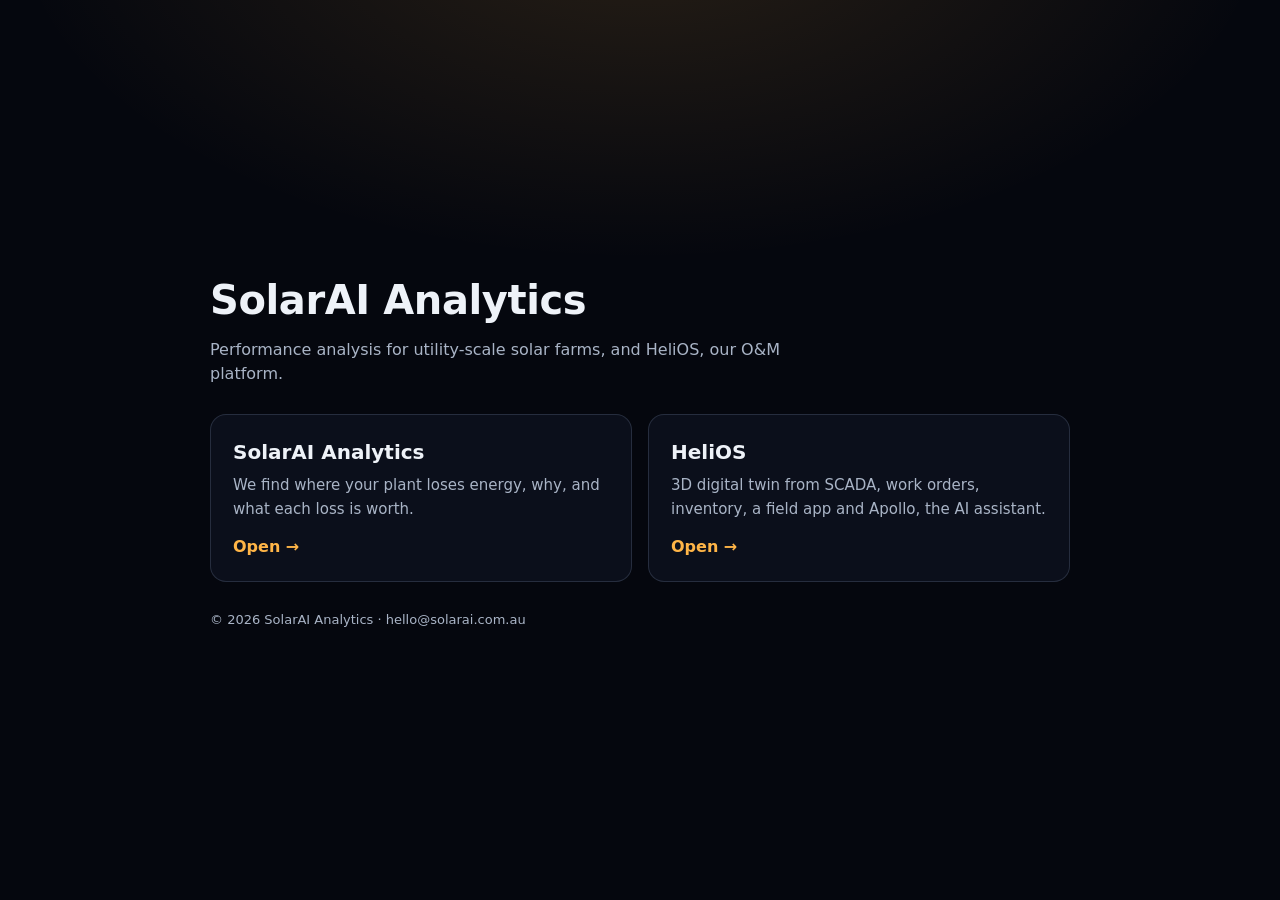
<file: index.html>
<!doctype html>
<html lang="en">
<head>
<meta charset="utf-8">
<meta name="viewport" content="width=device-width, initial-scale=1">
<title>SolarAI Analytics · HeliOS</title>
<meta name="description" content="SolarAI Analytics: performance analysis for solar farms, and HeliOS, the O&amp;M platform with a 3D digital twin and an AI assistant.">
<meta name="theme-color" content="#05070e">
<style>
  :root { --bg: #05070e; --ink: #eef2f8; --ink-2: #a9b4c6; --line: rgba(180, 200, 240, .16); --sun: #ffb547; --card: rgba(14, 20, 34, .72); }
  * { box-sizing: border-box; }
  body { margin: 0; min-height: 100vh; display: grid; place-items: center; padding: 32px 16px; background: radial-gradient(900px 500px at 50% -10%, rgba(255, 181, 71, .14), transparent 70%), var(--bg); color: var(--ink); font: 16px/1.5 system-ui, "Segoe UI", sans-serif; }
  main { width: min(860px, 100%); }
  h1 { font-size: clamp(26px, 5vw, 40px); margin: 0 0 8px; letter-spacing: -.01em; }
  p.lede { color: var(--ink-2); margin: 0 0 28px; max-width: 60ch; }
  .grid { display: grid; grid-template-columns: repeat(auto-fit, minmax(260px, 1fr)); gap: 16px; }
  a.card { display: block; padding: 22px; border: 1px solid var(--line); border-radius: 16px; background: var(--card); color: inherit; text-decoration: none; transition: border-color .2s, transform .2s; }
  a.card:hover, a.card:focus-visible { border-color: rgba(255, 181, 71, .55); transform: translateY(-2px); outline: none; }
  a.card b { display: block; font-size: 20px; margin-bottom: 6px; }
  a.card span { color: var(--ink-2); font-size: 15px; }
  a.card em { display: inline-block; margin-top: 14px; color: var(--sun); font-style: normal; font-weight: 600; }
  footer { margin-top: 28px; color: var(--ink-2); font-size: 13px; }
</style>
</head>
<body>
<main>
  <h1>SolarAI Analytics</h1>
  <p class="lede">Performance analysis for utility-scale solar farms, and HeliOS, our O&amp;M platform.</p>
  <div class="grid">
    <a class="card" href="solar-ai/"><b>SolarAI Analytics</b><span>We find where your plant loses energy, why, and what each loss is worth.</span><br><em>Open →</em></a>
    <a class="card" href="helios/"><b>HeliOS</b><span>3D digital twin from SCADA, work orders, inventory, a field app and Apollo, the AI assistant.</span><br><em>Open →</em></a>
  </div>
  <footer>© 2026 SolarAI Analytics · hello@solarai.com.au</footer>
</main>
</body>
</html>
</file>
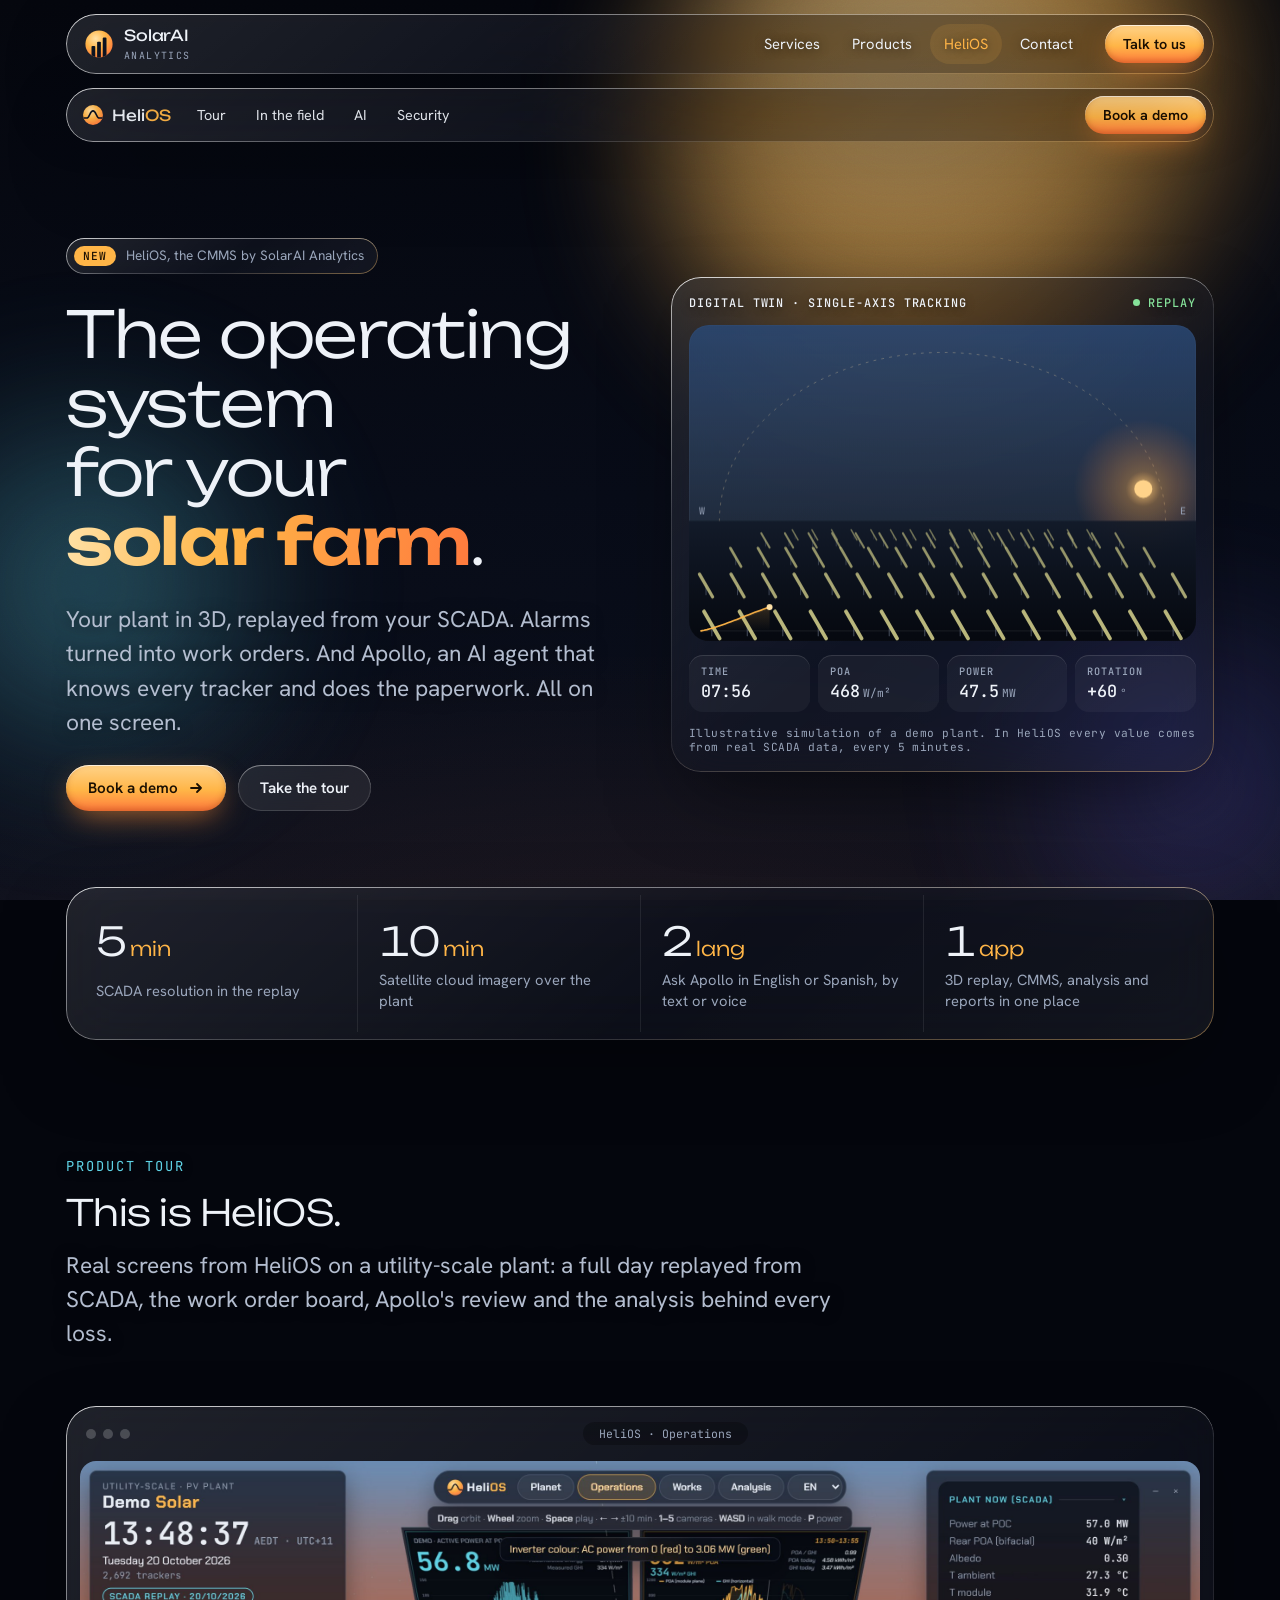
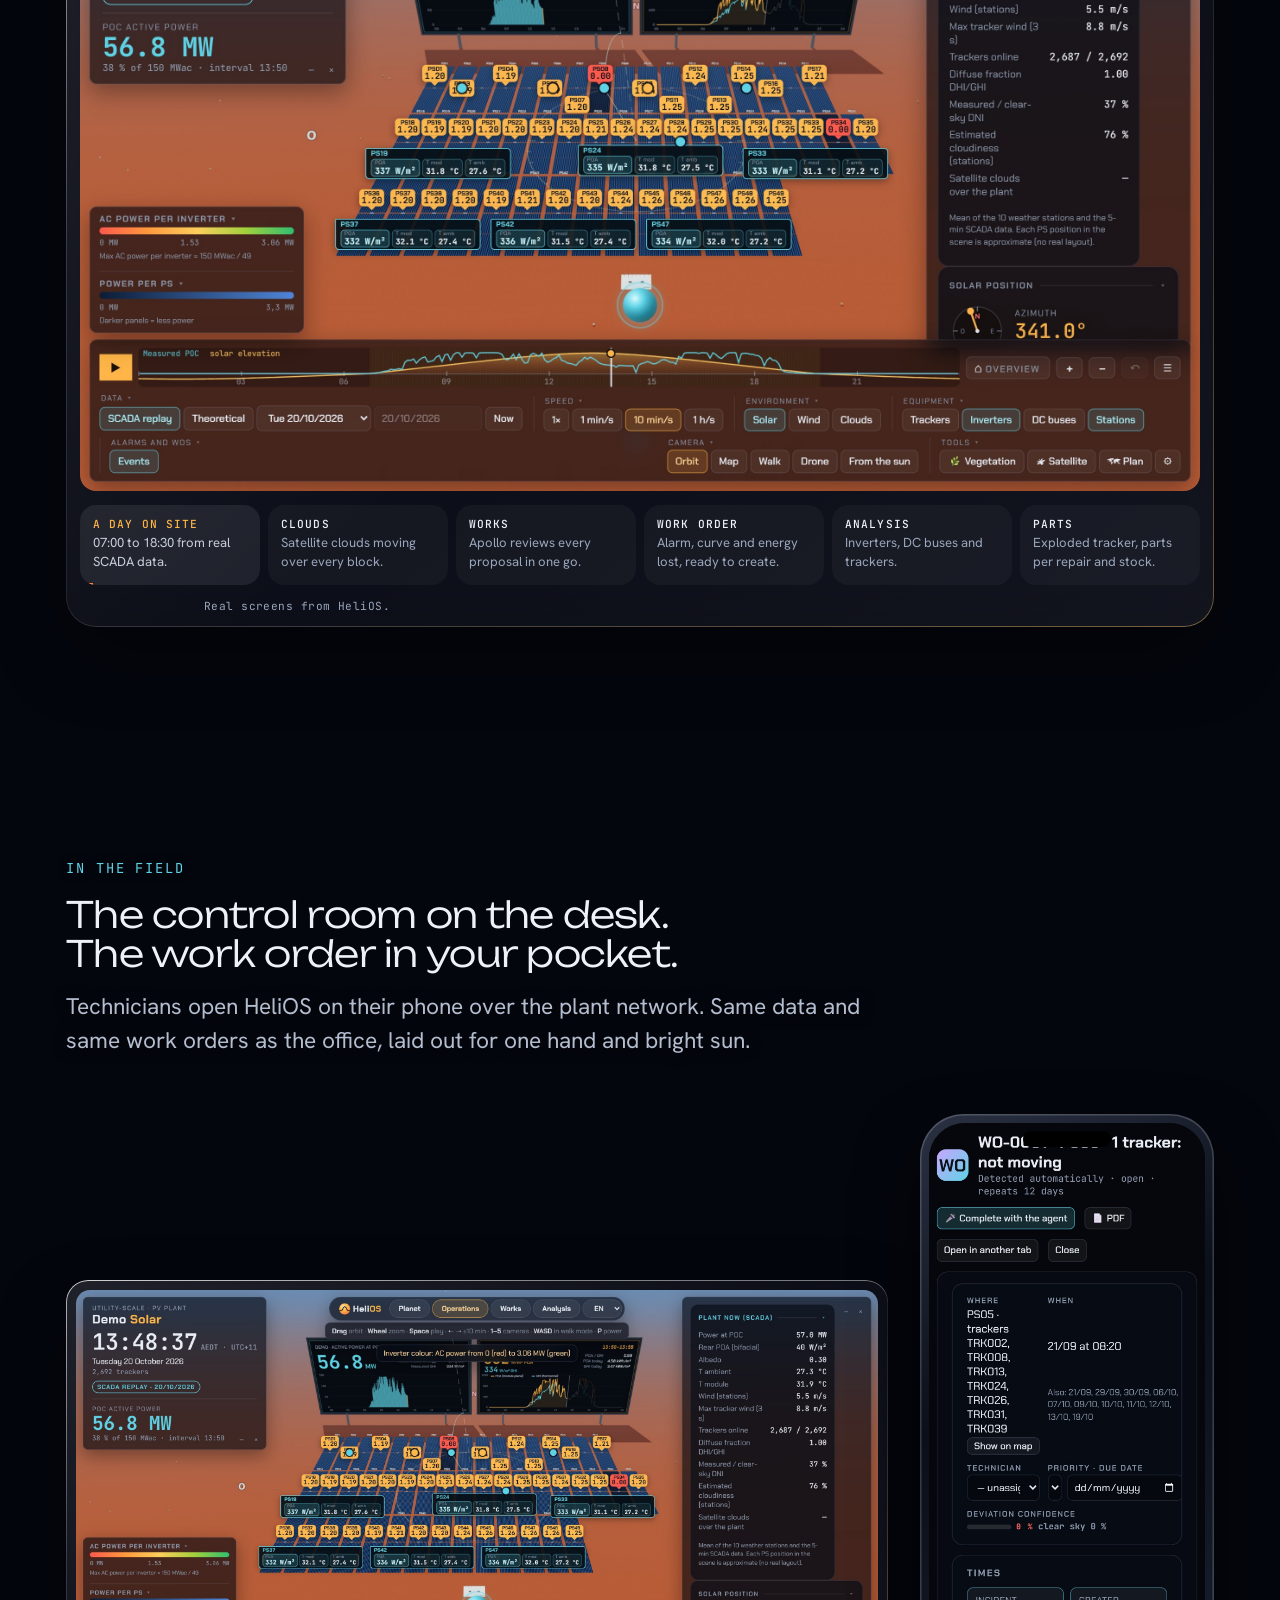
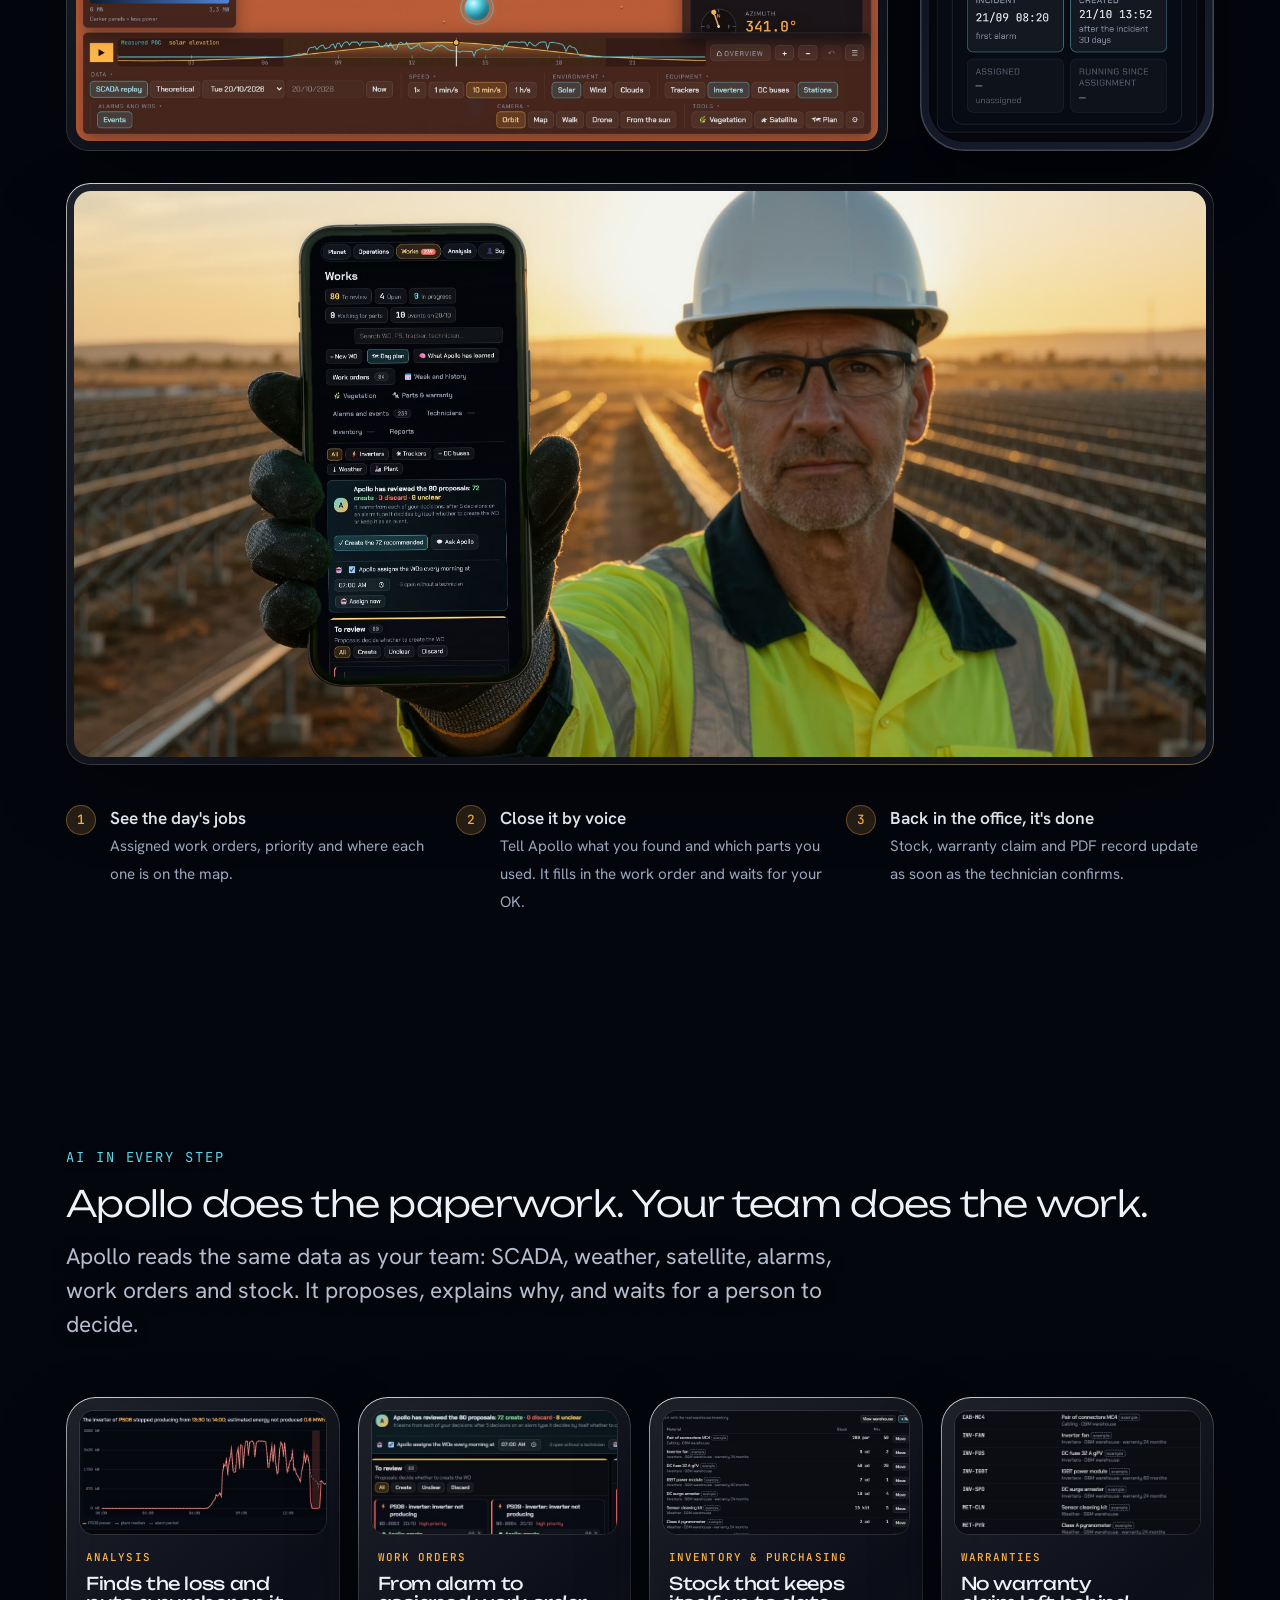
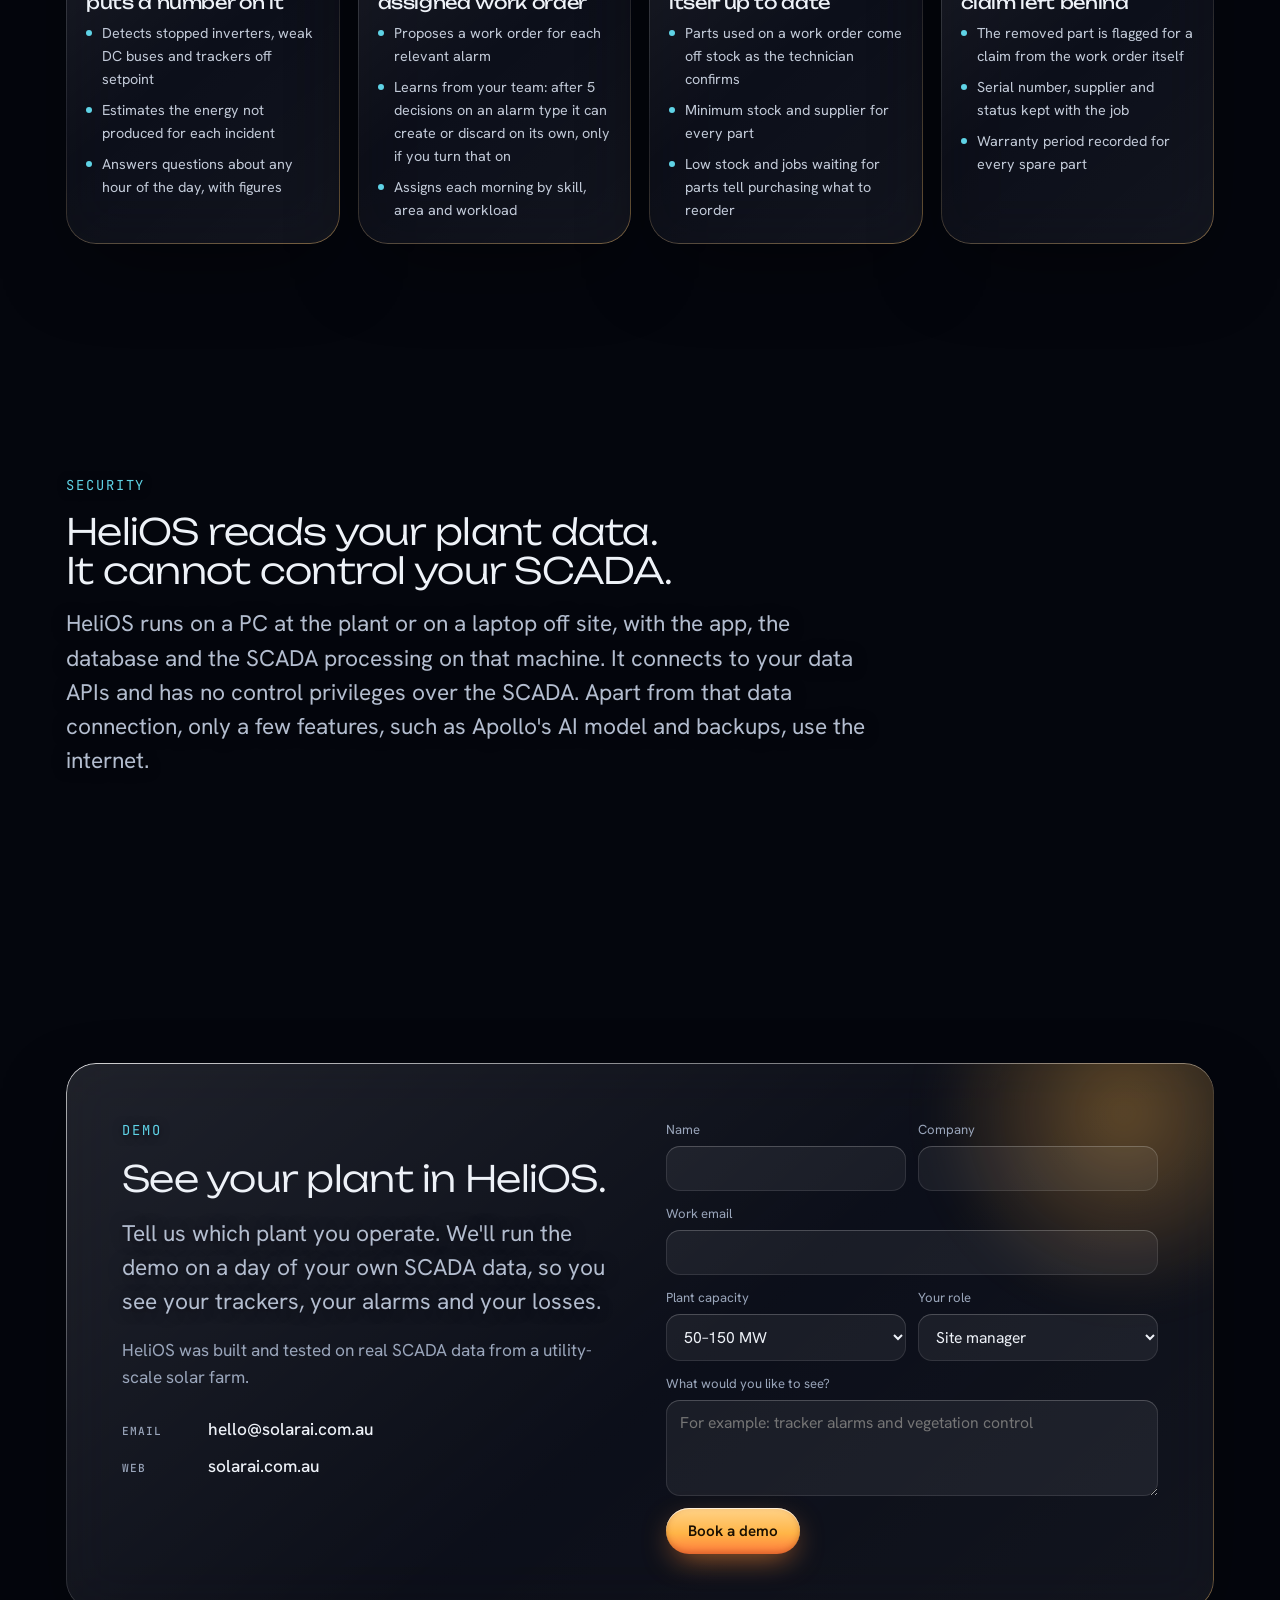
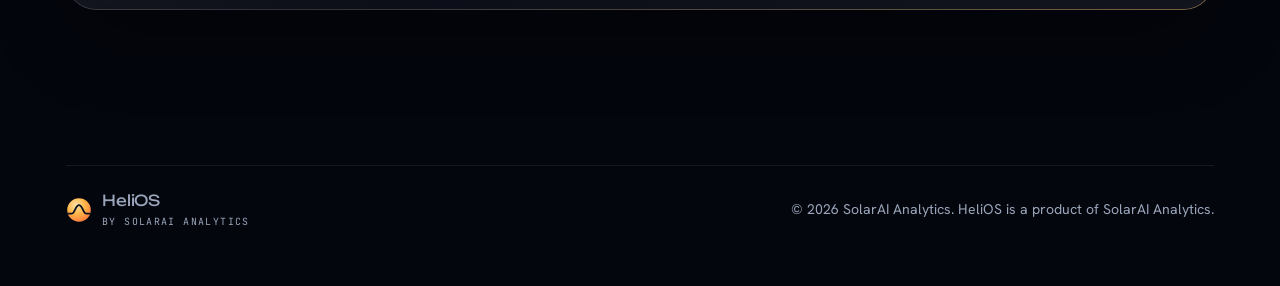
<file: helios/index.html>
<!doctype html>
<html lang="en">
<head>
<meta charset="utf-8">
<meta name="viewport" content="width=device-width, initial-scale=1, viewport-fit=cover">
<title>HeliOS · SolarAI Analytics</title>
<meta name="claude:viewport-fit-sides" content="cover">
<meta name="description" content="HeliOS by SolarAI Analytics: the CMMS for solar farms, with a 3D digital twin replayed from SCADA and Apollo, an AI agent.">
<link rel="icon" type="image/svg+xml" href="data:image/svg+xml,%3Csvg xmlns='http://www.w3.org/2000/svg' viewBox='0 0 64 64' role='img' aria-label='HeliOS'%3E%3Ctitle%3EHeliOS%3C/title%3E%3Cdefs%3E%3CradialGradient id='helios-sun' cx='38%25' cy='30%25' r='75%25'%3E%3Cstop offset='0' stop-color='%23ffe2a8'/%3E%3Cstop offset='.5' stop-color='%23ffb547'/%3E%3Cstop offset='1' stop-color='%23ff7a3d'/%3E%3C/radialGradient%3E%3CclipPath id='helios-disc'%3E%3Ccircle cx='32' cy='32' r='29'/%3E%3C/clipPath%3E%3C/defs%3E%3Ccircle cx='32' cy='32' r='29' fill='url%28%23helios-sun%29'/%3E%3Cpath clip-path='url%28%23helios-disc%29' d='M0 41 H14 C22 41 23 20 32 20 C41 20 42 41 50 41 H64' fill='none' stroke='%230b1220' stroke-width='4.4' stroke-linecap='round' stroke-linejoin='round'/%3E%3C/svg%3E">
<link rel="preconnect" href="https://fonts.googleapis.com">
<link rel="preconnect" href="https://fonts.gstatic.com" crossorigin>
<link rel="stylesheet" href="https://fonts.googleapis.com/css2?family=Unbounded:wght@300;400;600&family=Hanken+Grotesk:wght@400;500;600&family=JetBrains+Mono:wght@400;500&display=swap">
<link rel="stylesheet" href="assets/site.css">
</head>
<body>

<div class="sky" aria-hidden="true"><div class="orb sun"></div><div class="orb cyan"></div><div class="orb violet"></div><div class="grain"></div></div>

<!-- Logo de HeliOS: el sol con la curva de producción de un día grabada dentro. Se reutiliza con <use> -->
<svg width="0" height="0" style="position:absolute" aria-hidden="true">
  <defs>
    <radialGradient id="hs" cx="38%" cy="30%" r="75%"><stop offset="0" stop-color="#ffe2a8"/><stop offset=".5" stop-color="#ffb547"/><stop offset="1" stop-color="#ff7a3d"/></radialGradient>
    <clipPath id="hdisc"><circle cx="32" cy="32" r="29"/></clipPath>
    <symbol id="logo" viewBox="0 0 64 64">
      <circle cx="32" cy="32" r="29" fill="url(#hs)"/>
      <path clip-path="url(#hdisc)" d="M0 41 H14 C22 41 23 20 32 20 C41 20 42 41 50 41 H64" fill="none" stroke="#0b1220" stroke-width="4.4" stroke-linecap="round" stroke-linejoin="round"/>
    </symbol>
    <!-- Marca de SolarAI Analytics: el disco solar con tres barras de datos -->
    <clipPath id="sdisc"><circle cx="32" cy="32" r="29"/></clipPath>
    <symbol id="sai" viewBox="0 0 64 64">
      <circle cx="32" cy="32" r="29" fill="url(#hs)"/>
      <g clip-path="url(#sdisc)" fill="#0b1220"><rect x="16" y="36" width="8" height="30" rx="2"/><rect x="28" y="27" width="8" height="40" rx="2"/><rect x="40" y="18" width="8" height="50" rx="2"/></g>
    </symbol>
  </defs>
</svg>

<nav class="nav wrap" aria-label="Main">
  <div class="bar glass">
    <a class="brand" href="../solar-ai/"><svg width="30" height="30" aria-hidden="true"><use href="#sai"/></svg><span>SolarAI<small>Analytics</small></span></a>
    <ul>
      <li><a href="../solar-ai/">Services</a></li>
      <li><a href="../solar-ai/#helios">Products</a></li>
      <li><a href="./" aria-current="page">HeliOS</a></li>
      <li><a href="#contact">Contact</a></li>
    </ul>
    <a class="btn solar sm" href="#contact">Talk to us</a>
  </div>
</nav>

<main id="top">
  <!-- Barra de producto: solo mueve dentro de esta página -->
  <div class="wrap">
    <nav class="subnav glass" aria-label="HeliOS">
      <span class="sub-brand"><svg width="22" height="22" aria-hidden="true"><use href="#logo"/></svg><span>Heli<em>OS</em></span></span>
      <a href="#tour">Tour</a><a href="#field">In the field</a><a href="#ai">AI</a><a href="#security">Security</a>
      <a class="btn solar sm" href="#contact">Book a demo</a>
    </nav>
  </div>

  <!-- HERO -->
  <header class="wrap hero">
    <div class="hero-copy">
      <span class="chip glass"><b>New</b> HeliOS, the CMMS by SolarAI Analytics</span>
      <h1>The operating system for your <span class="sun-text">solar farm</span>.</h1>
      <p class="lede">Your plant in 3D, replayed from your SCADA. Alarms turned into work orders. And Apollo, an AI agent that knows every tracker and does the paperwork. All on one screen.</p>
      <div class="ctas">
        <a class="btn solar" href="#contact">Book a demo
          <svg width="16" height="16" viewBox="0 0 16 16" aria-hidden="true"><path d="M3 8h10M9 4l4 4-4 4" fill="none" stroke="currentColor" stroke-width="1.8" stroke-linecap="round" stroke-linejoin="round"/></svg></a>
        <a class="btn clear" href="#tour">Take the tour</a>
      </div>
    </div>

    <figure class="twin glass" style="margin:0" aria-label="Simulation of a day of solar tracking">
      <header><span>Digital twin · single-axis tracking</span><span class="live"><i></i>Replay</span></header>
      <div class="stage"><canvas id="twin" role="img" aria-label="Solar trackers rotating to follow the sun through the day, with the power curve"></canvas></div>
      <div class="readouts">
        <div class="ro"><span>Time</span><b id="r-time">13:00</b></div>
        <div class="ro"><span>POA</span><b><span id="r-poa">980</span><small>W/m²</small></b></div>
        <div class="ro"><span>Power</span><b><span id="r-mw">94.7</span><small>MW</small></b></div>
        <div class="ro"><span>Rotation</span><b><span id="r-tilt">+4</span><small>°</small></b></div>
      </div>
      <figcaption class="note">Illustrative simulation of a demo plant. In HeliOS every value comes from real SCADA data, every 5 minutes.</figcaption>
    </figure>
  </header>

  <!-- FACTS -->
  <div class="wrap">
    <div class="facts glass">
      <div class="fact"><strong>5<em>min</em></strong><span>SCADA resolution in the replay</span></div>
      <div class="fact"><strong>10<em>min</em></strong><span>Satellite cloud imagery over the plant</span></div>
      <div class="fact"><strong>2<em>lang</em></strong><span>Ask Apollo in English or Spanish, by text or voice</span></div>
      <div class="fact"><strong>1<em>app</em></strong><span>3D replay, CMMS, analysis and reports in one place</span></div>
    </div>
  </div>

  <!-- TOUR: pantallas reales de HeliOS (nombre de la planta oculto) -->
  <section id="tour" class="wrap">
    <div class="head">
      <span class="eyebrow">Product tour</span>
      <h2>This is HeliOS.</h2>
      <p class="lede">Real screens from HeliOS on a utility-scale plant: a full day replayed from SCADA, the work order board, Apollo's review and the analysis behind every loss.</p>
    </div>
    <div class="tour glass">
      <div class="chrome" aria-hidden="true"><i></i><i></i><i></i><span class="url" id="tourUrl">HeliOS · Operations</span></div>
      <div class="viewport" id="viewport">
        <figure class="shot on" data-n="0"><video id="tourVideo" src="assets/app/ops-timelapse.mp4" poster="assets/app/ops.jpg" muted loop playsinline preload="metadata" aria-label="HeliOS replaying a full day of SCADA data, 07:00 to 18:30"></video></figure>
        <figure class="shot" data-n="1"><video src="assets/app/ops-clouds.mp4" poster="assets/app/ops-clouds.jpg" muted playsinline preload="none" aria-label="Satellite clouds moving over the plant through the afternoon while the power recovers"></video></figure>
        <figure class="shot" data-n="2"><img src="assets/app/works.jpg" alt="Works board with proposed, open and in-progress work orders and Apollo's review" loading="lazy"></figure>
        <figure class="shot" data-n="3"><img src="assets/app/wo.jpg" alt="A work order proposed from an inverter alarm with its power curve" loading="lazy"></figure>
        <figure class="shot" data-n="4"><img src="assets/app/analysis.jpg" alt="Analysis view of inverters, DC buses and trackers" loading="lazy"></figure>
        <figure class="shot" data-n="5"><video src="assets/app/parts.mp4" poster="assets/app/parts.jpg" muted playsinline preload="none" aria-label="3D exploded tracker: it rotates, opens and highlights the parts of each repair job with their stock"></video></figure>
      </div>
      <div class="chapters" role="tablist" aria-label="Tour chapters">
        <button class="chap" type="button" role="tab" data-n="0" data-url="Operations"><b>A day on site</b>07:00 to 18:30 from real SCADA data.<span class="bar"></span></button>
        <button class="chap" type="button" role="tab" data-n="1" data-url="Operations · Clouds"><b>Clouds</b>Satellite clouds moving over every block.<span class="bar"></span></button>
        <button class="chap" type="button" role="tab" data-n="2" data-url="Works"><b>Works</b>Apollo reviews every proposal in one go.<span class="bar"></span></button>
        <button class="chap" type="button" role="tab" data-n="3" data-url="Works · WO‑0003"><b>Work order</b>Alarm, curve and energy lost, ready to create.<span class="bar"></span></button>
        <button class="chap" type="button" role="tab" data-n="4" data-url="Analysis"><b>Analysis</b>Inverters, DC buses and trackers.<span class="bar"></span></button>
        <button class="chap" type="button" role="tab" data-n="5" data-url="Works · Parts & warranty"><b>Parts</b>Exploded tracker, parts per repair and stock.<span class="bar"></span></button>
      </div>
      <p class="note">Real screens from HeliOS.</p>
    </div>
  </section>

  <!-- CAMPO: texto arriba; dashboard completo y el teléfono al lado -->
  <section id="field" class="wrap field">
    <div class="head">
      <span class="eyebrow">In the field</span>
      <h2>The control room on the desk. The work order in your pocket.</h2>
      <p class="lede">Technicians open HeliOS on their phone over the plant network. Same data and same work orders as the office, laid out for one hand and bright sun.</p>
    </div>
    <div class="devices" aria-label="HeliOS on a desktop and on an iPhone">
      <div class="desk glass"><img src="assets/app/ops.jpg" alt="HeliOS operations dashboard on a desktop" loading="lazy"></div>
      <div class="iphone">
        <div class="island"></div>
        <div class="phone-screen">
          <img class="ph on" src="assets/app/m-works.jpg" alt="HeliOS Works board on an iPhone" loading="lazy">
          <img class="ph" src="assets/app/m-wo.jpg" alt="A work order on an iPhone" loading="lazy">
          <img class="ph" src="assets/app/m-ops.jpg" alt="The plant map on an iPhone" loading="lazy">
        </div>
      </div>
    </div>
    <figure class="photo glass field-hero"><img src="assets/photos/technician-app.jpg" alt="A technician at a solar farm holding up a phone showing the HeliOS Works board" loading="lazy"></figure>
    <ul class="points field-points">
      <li><span class="dot">1</span><div><b>See the day's jobs</b><span>Assigned work orders, priority and where each one is on the map.</span></div></li>
      <li><span class="dot">2</span><div><b>Close it by voice</b><span>Tell Apollo what you found and which parts you used. It fills in the work order and waits for your OK.</span></div></li>
      <li><span class="dot">3</span><div><b>Back in the office, it's done</b><span>Stock, warranty claim and PDF record update as soon as the technician confirms.</span></div></li>
    </ul>
  </section>

  <!-- IA en cada paso -->
  <section id="ai" class="wrap">
    <div class="head">
      <span class="eyebrow">AI in every step</span>
      <h2>Apollo does the paperwork. Your team does the work.</h2>
      <p class="lede">Apollo reads the same data as your team: SCADA, weather, satellite, alarms, work orders and stock. It proposes, explains why, and waits for a person to decide.</p>
    </div>
    <div class="ai-grid">
      <article class="ai-card glass">
        <img class="crop" src="assets/app/ai-analysis.jpg" alt="Work order chart showing an inverter stop and the energy not produced" loading="lazy">
        <span class="tag">Analysis</span>
        <h3>Finds the loss and puts a number on it</h3>
        <ul><li>Detects stopped inverters, weak DC buses and trackers off setpoint</li><li>Estimates the energy not produced for each incident</li><li>Answers questions about any hour of the day, with figures</li></ul>
      </article>
      <article class="ai-card glass">
        <img class="crop" src="assets/app/ai-workorders.jpg" alt="Apollo's review of 80 work order proposals" loading="lazy">
        <span class="tag">Work orders</span>
        <h3>From alarm to assigned work order</h3>
        <ul><li>Proposes a work order for each relevant alarm</li><li>Learns from your team: after 5 decisions on an alarm type it can create or discard on its own, only if you turn that on</li><li>Assigns each morning by skill, area and workload</li></ul>
      </article>
      <article class="ai-card glass">
        <img class="crop" src="assets/app/ai-inventory.jpg" alt="Inventory with stock and minimum for each part" loading="lazy">
        <span class="tag">Inventory &amp; purchasing</span>
        <h3>Stock that keeps itself up to date</h3>
        <ul><li>Parts used on a work order come off stock as the technician confirms</li><li>Minimum stock and supplier for every part</li><li>Low stock and jobs waiting for parts tell purchasing what to reorder</li></ul>
      </article>
      <article class="ai-card glass">
        <img class="crop" src="assets/app/ai-warranty.jpg" alt="Spare parts with their warranty period" loading="lazy">
        <span class="tag">Warranties</span>
        <h3>No warranty claim left behind</h3>
        <ul><li>The removed part is flagged for a claim from the work order itself</li><li>Serial number, supplier and status kept with the job</li><li>Warranty period recorded for every spare part</li></ul>
      </article>
    </div>
  </section>

  <!-- SECURITY -->
  <section id="security" class="wrap">
    <div class="head">
      <span class="eyebrow">Security</span>
      <h2>HeliOS reads your plant data. It cannot control your SCADA.</h2>
      <p class="lede">HeliOS runs on a PC at the plant or on a laptop off site, with the app, the database and the SCADA processing on that machine. It connects to your data APIs and has no control privileges over the SCADA. Apart from that data connection, only a few features, such as Apollo's AI model and backups, use the internet.</p>
    </div>
  </section>

  <!-- CONTACT -->
  <section id="contact" class="wrap">
    <div class="contact glass">
      <div class="halo" aria-hidden="true"></div>
      <div class="contact-copy">
        <span class="eyebrow">Demo</span>
        <h2>See your plant in HeliOS.</h2>
        <p class="lede">Tell us which plant you operate. We'll run the demo on a day of your own SCADA data, so you see your trackers, your alarms and your losses.</p>
        <p style="color:var(--mist)">HeliOS was built and tested on real SCADA data from a utility-scale solar farm.</p>
        <div class="contact-list">
          <div><span>Email</span><b>hello@solarai.com.au</b></div>
          <div><span>Web</span><b>solarai.com.au</b></div>
        </div>
      </div>
      <!-- Requests go to hello@solarai.com.au via FormSubmit (the first one triggers an activation email) -->
      <form id="demo" novalidate data-endpoint="https://formsubmit.co/ajax/hello@solarai.com.au">
        <input type="hidden" name="_subject" value="New HeliOS demo request">
        <input type="hidden" name="_template" value="table">
        <input type="text" name="_honey" tabindex="-1" autocomplete="off" aria-hidden="true" style="position:absolute;left:-9999px;width:1px;height:1px;opacity:0">
        <div class="row">
          <label for="f-name">Name<input id="f-name" name="name" autocomplete="name" required></label>
          <label for="f-company">Company<input id="f-company" name="company" autocomplete="organization" required></label>
        </div>
        <label for="f-email">Work email<input id="f-email" name="email" type="email" autocomplete="email" required></label>
        <input type="hidden" name="interest" value="HeliOS platform">
        <div class="row">
          <label for="f-size">Plant capacity
            <select id="f-size" name="capacity">
              <option>Under 50 MW</option><option selected>50–150 MW</option><option>150–300 MW</option><option>Over 300 MW</option><option>Portfolio of plants</option>
            </select></label>
          <label for="f-role">Your role
            <select id="f-role" name="role">
              <option>Site manager</option><option>O&amp;M</option><option>Asset management</option><option>Engineering</option><option>Other</option>
            </select></label>
        </div>
        <label for="f-msg">What would you like to see?<textarea id="f-msg" name="message" placeholder="For example: tracker alarms and vegetation control"></textarea></label>
        <div style="display:flex;flex-wrap:wrap;gap:14px;align-items:center">
          <button class="btn solar" type="submit">Book a demo</button>
          <span class="form-msg" id="f-out" role="status" aria-live="polite"></span>
        </div>
      </form>
    </div>
  </section>
</main>

<footer class="wrap">
  <div class="bar">
    <a class="brand" href="./"><svg width="26" height="26" aria-hidden="true"><use href="#logo"/></svg><span>HeliOS<small>by SolarAI Analytics</small></span></a>
    <span>© 2026 SolarAI Analytics. HeliOS is a product of SolarAI Analytics.</span>
  </div>
</footer>

<script>
(() => {
  const reduce = matchMedia('(prefers-reduced-motion: reduce)').matches;

  /* Reflejo del cristal: sigue al puntero (solo con ratón) */
  document.addEventListener('pointermove', e => {
    if (e.pointerType !== 'mouse') return;
    const g = e.target.closest && e.target.closest('.glass');
    if (!g) return;
    const r = g.getBoundingClientRect();
    g.style.setProperty('--mx', (e.clientX - r.left) + 'px');
    g.style.setProperty('--my', (e.clientY - r.top) + 'px');
  }, { passive: true });

  /* ---------- Gemelo digital: seguidores a un eje que siguen al sol ---------- */
  const cv = document.getElementById('twin');
  const ctx = cv.getContext('2d');
  const out = { t: document.getElementById('r-time'), poa: document.getElementById('r-poa'), mw: document.getElementById('r-mw'), tilt: document.getElementById('r-tilt') };
  const DAY0 = 6 * 60, DAY1 = 19.5 * 60, LOOP_MS = 26000; // amanecer–anochecer, un día cada 26 s
  const LIMIT = 60, BACKTRACK = 22;                         // límite de giro (°) y altura bajo la que retrocede
  const nf = new Intl.NumberFormat('en-AU', { maximumFractionDigits: 1, minimumFractionDigits: 1 });
  let W = 0, H = 0, dpr = 1, curve = [];

  function size() {
    const r = cv.getBoundingClientRect();
    if (!r.width) return;
    dpr = Math.min(devicePixelRatio || 1, 2);
    W = r.width; H = r.height;
    cv.width = Math.round(W * dpr); cv.height = Math.round(H * dpr);
    ctx.setTransform(dpr, 0, 0, dpr, 0, 0);
  }

  // Sol en el plano este-oeste: f = 0 amanecer, 1 anochecer. Vista desde el sur: el este queda a la derecha.
  function sunAt(min) {
    const f = Math.min(1, Math.max(0, (min - DAY0) / (DAY1 - DAY0)));
    const elev = Math.sin(f * Math.PI) * 64;              // altura máxima ~64°
    return { f, elev };
  }
  function trackerAngle(s) {
    // Ángulo del sol en el plano E-O medido desde el cenit; el seguidor lo iguala hasta el límite
    const f = s.f, ang = (0.5 - f) * 180;                 // +90 al amanecer (este) … -90 al anochecer
    let rot = Math.max(-LIMIT, Math.min(LIMIT, ang));
    if (s.elev < BACKTRACK) rot *= Math.max(0, s.elev / BACKTRACK); // retroceso para no sombrear la fila de al lado
    return rot;
  }
  function poaAt(s, rot) {
    if (s.elev <= 0) return 0;
    const ghi = 1050 * Math.pow(Math.sin(s.elev * Math.PI / 180), 1.15);
    const ang = (0.5 - s.f) * 180;
    const inc = Math.cos((ang - rot) * Math.PI / 180);      // incidencia sobre el módulo
    return Math.max(0, ghi * (0.82 + 0.25 * inc));
  }

  function draw(min) {
    if (!W) return;
    const s = sunAt(min), rot = trackerAngle(s), poa = poaAt(s, rot);
    const mw = Math.min(100, poa / 1000 * 118 * 0.86);       // planta ficticia: 118 MWp DC, recorte a 100 MWac
    ctx.clearRect(0, 0, W, H);

    // Cielo según la altura del sol
    const k = Math.min(1, s.elev / 40);
    const sky = ctx.createLinearGradient(0, 0, 0, H);
    sky.addColorStop(0, `rgba(${20 + 40 * k},${34 + 70 * k},${70 + 90 * k},${0.55 + 0.25 * k})`);
    sky.addColorStop(0.62, `rgba(${255 * (1 - k) * .6 + 40 * k},${120 * (1 - k) + 90 * k},${60 + 100 * k},0.35)`);
    sky.addColorStop(1, 'rgba(4,6,13,0.2)');
    ctx.fillStyle = sky; ctx.fillRect(0, 0, W, H);

    // Arco del sol y sol
    const hz = H * 0.62, cx = W / 2, rx = W * 0.44, ry = hz * 0.86;
    ctx.setLineDash([2, 6]); ctx.strokeStyle = 'rgba(255,226,168,0.28)'; ctx.lineWidth = 1;
    ctx.beginPath(); ctx.ellipse(cx, hz, rx, ry, 0, Math.PI, 2 * Math.PI); ctx.stroke(); ctx.setLineDash([]);
    const th = Math.PI * s.f;                               // 0 a la derecha (este), π a la izquierda
    const sx = cx + rx * Math.cos(th), sy = hz - ry * Math.sin(th) * (s.elev / 64);
    const glow = ctx.createRadialGradient(sx, sy, 0, sx, sy, 70);
    glow.addColorStop(0, 'rgba(255,214,140,0.9)'); glow.addColorStop(.25, 'rgba(255,170,70,0.35)'); glow.addColorStop(1, 'rgba(255,122,61,0)');
    ctx.fillStyle = glow; ctx.beginPath(); ctx.arc(sx, sy, 70, 0, 7); ctx.fill();
    ctx.fillStyle = '#ffd38a'; ctx.beginPath(); ctx.arc(sx, sy, 9, 0, 7); ctx.fill();
    ctx.font = '500 10px "JetBrains Mono", monospace'; ctx.fillStyle = 'rgba(154,166,187,0.9)';
    ctx.textAlign = 'right'; ctx.fillText('E', W - 10, hz - 6); ctx.textAlign = 'left'; ctx.fillText('W', 10, hz - 6);

    // Suelo
    const gr = ctx.createLinearGradient(0, hz, 0, H);
    gr.addColorStop(0, 'rgba(18,26,40,0.9)'); gr.addColorStop(1, 'rgba(6,9,16,0.95)');
    ctx.fillStyle = gr; ctx.fillRect(0, hz, W, H - hz);

    // Filas de seguidores en perspectiva (de la más lejana a la más cercana)
    const rows = 5, perRow = 16, r = rot * Math.PI / 180;
    for (let i = 0; i < rows; i++) {
      const d = i / (rows - 1);                             // 0 lejos … 1 cerca
      const y = hz + 14 + d * d * (H - hz - 30);
      const sc = 0.45 + d * 0.75, span = W * (0.62 + d * 0.5), half = 13 * sc;
      for (let j = 0; j < perRow; j++) {
        const x = cx - span / 2 + (j + 0.5) * span / perRow;
        const dx = Math.cos(r) * half, dy = Math.sin(r) * half;
        // poste
        ctx.strokeStyle = 'rgba(160,175,200,0.35)'; ctx.lineWidth = 1 * sc;
        ctx.beginPath(); ctx.moveTo(x, y); ctx.lineTo(x, y + 9 * sc); ctx.stroke();
        // módulo: cara iluminada en ámbar según la incidencia
        const lit = s.elev > 0 ? 0.35 + 0.65 * (poa / 1100) : 0.1;
        ctx.strokeStyle = `rgba(${Math.round(95 + 160 * lit)},${Math.round(211 - 30 * lit)},${Math.round(230 - 160 * lit)},${0.55 + 0.4 * d})`;
        ctx.lineWidth = 3.2 * sc; ctx.lineCap = 'round';
        ctx.beginPath(); ctx.moveTo(x - dx, y - dy); ctx.lineTo(x + dx, y + dy); ctx.stroke(); // borde hacia el sol más bajo: el módulo mira al sol
      }
    }

    // Curva de potencia del día hasta la hora actual
    const px = 12, pw = W - 24, pb = H - 10, ph = H * 0.16;
    ctx.strokeStyle = 'rgba(255,255,255,0.08)'; ctx.lineWidth = 1;
    ctx.beginPath(); ctx.moveTo(px, pb); ctx.lineTo(px + pw, pb); ctx.stroke();
    const pts = curve.filter(p => p[0] <= min);
    if (pts.length > 1) {
      const X = m => px + (m - DAY0) / (DAY1 - DAY0) * pw, Y = v => pb - v / 100 * ph;
      const area = ctx.createLinearGradient(0, pb - ph, 0, pb);
      area.addColorStop(0, 'rgba(255,181,71,0.35)'); area.addColorStop(1, 'rgba(255,181,71,0)');
      ctx.beginPath(); ctx.moveTo(X(pts[0][0]), pb);
      pts.forEach(p => ctx.lineTo(X(p[0]), Y(p[1])));
      ctx.lineTo(X(pts[pts.length - 1][0]), pb); ctx.closePath(); ctx.fillStyle = area; ctx.fill();
      ctx.beginPath(); pts.forEach((p, i) => i ? ctx.lineTo(X(p[0]), Y(p[1])) : ctx.moveTo(X(p[0]), Y(p[1])));
      ctx.strokeStyle = '#ffb547'; ctx.lineWidth = 1.6; ctx.stroke();
      const last = pts[pts.length - 1];
      ctx.fillStyle = '#ffe2a8'; ctx.beginPath(); ctx.arc(X(last[0]), Y(last[1]), 3, 0, 7); ctx.fill();
    }

    // Lecturas
    const hh = String(Math.floor(min / 60)).padStart(2, '0'), mm = String(Math.floor(min % 60)).padStart(2, '0');
    out.t.textContent = `${hh}:${mm}`;
    out.poa.textContent = Math.round(poa).toLocaleString('en-AU');
    out.mw.textContent = nf.format(mw);
    out.tilt.textContent = (rot >= 0 ? '+' : '−') + Math.abs(Math.round(rot));
  }

  // Curva precalculada cada 5 minutos, como el SCADA
  for (let m = DAY0; m <= DAY1; m += 5) {
    const s = sunAt(m), r = trackerAngle(s);
    curve.push([m, Math.min(100, poaAt(s, r) / 1000 * 118 * 0.86)]);
  }

  size();
  new ResizeObserver(() => { size(); if (reduce) draw(13 * 60); }).observe(cv);

  if (reduce) { draw(13 * 60); return; }
  let start = performance.now(), visible = true;
  new IntersectionObserver(es => { visible = es[0].isIntersecting; }).observe(cv);
  (function loop(now) {
    if (visible) {
      const f = ((now - start) % LOOP_MS) / LOOP_MS;
      draw(DAY0 + f * (DAY1 - DAY0));
    }
    requestAnimationFrame(loop);
  })(start);
})();

/* ---------- Tour: pantallas reales; el vídeo dura un día de operación, cada captura 7 s ---------- */
(() => {
  const vp = document.getElementById('viewport');
  if (!vp) return;
  const reduce = matchMedia('(prefers-reduced-motion: reduce)').matches;
  const shots = [...vp.querySelectorAll('.shot')], chaps = [...document.querySelectorAll('.chap')];
  const url = document.getElementById('tourUrl'), vids = shots.map(s => s.querySelector('video'));
  const IMG_MS = 7000;
  let cur = 0, t0 = performance.now(), visible = false, hiddenAt = 0;
  const dur = () => { const v = vids[cur]; return v && isFinite(v.duration) && v.duration > 0 ? v.duration * 1000 : IMG_MS; };
  const playCur = () => vids.forEach((v, i) => { if (!v) return; if (i === cur && !reduce && visible) { if (v.preload === 'none') v.preload = 'auto'; v.play().catch(() => {}); } else v.pause(); });
  function go(n) {
    cur = (n + shots.length) % shots.length; t0 = performance.now();
    shots.forEach((s, i) => s.classList.toggle('on', i === cur));
    chaps.forEach((b, i) => { b.classList.toggle('on', i === cur); b.setAttribute('aria-selected', i === cur); b.style.setProperty('--p', 0); });
    url.textContent = 'HeliOS · ' + chaps[cur].dataset.url;
    const v = vids[cur]; if (v) { try { v.currentTime = 0; } catch (e) { /* aún sin cargar */ } }
    playCur();
  }
  chaps.forEach(b => b.addEventListener('click', () => go(+b.dataset.n)));
  new IntersectionObserver(es => {
    const v = es[0].isIntersecting;
    if (v && !visible && hiddenAt) t0 += performance.now() - hiddenAt;
    if (!v) hiddenAt = performance.now();
    visible = v;
    playCur();
  }).observe(vp);
  go(0);
  if (reduce) return;   // sin animación: el visitante elige el capítulo
  (function loop(now) {
    if (visible) {
      const e = (now - t0) / dur();
      if (e >= 1) go(cur + 1); else chaps[cur].style.setProperty('--p', e);
    }
    requestAnimationFrame(loop);
  })(performance.now());

  /* iPhone: tres pantallas que se alternan cada 3,5 s */
  const phs = [...document.querySelectorAll('.phone-screen .ph')];
  if (phs.length > 1) { let k = 0; setInterval(() => { phs[k].classList.remove('on'); k = (k + 1) % phs.length; phs[k].classList.add('on'); }, 3500); }
})();

/* ---------- Ver en grande: clic en el dashboard, el teléfono o una pantalla del tour ---------- */
(() => {
  const box = document.createElement('div'); box.className = 'lightbox'; box.hidden = true; box.setAttribute('role', 'dialog'); box.setAttribute('aria-modal', 'true'); box.setAttribute('aria-label', 'Full-size screen');
  box.innerHTML = '<button class="lb-x" type="button" aria-label="Close">✕</button><div class="lb-in"></div>';
  document.body.append(box);
  const inner = box.querySelector('.lb-in');
  const close = () => { box.hidden = true; inner.textContent = ''; document.documentElement.style.overflow = ''; };
  const open = (src, alt, tall, isVideo) => {
    inner.textContent = ''; inner.className = 'lb-in' + (tall ? ' tall' : '');
    const el = document.createElement(isVideo ? 'video' : 'img'); el.src = src;
    if (isVideo) { el.muted = true; el.loop = true; el.playsInline = true; el.controls = true; el.autoplay = true; } else el.alt = alt || '';
    inner.append(el); box.hidden = false; document.documentElement.style.overflow = 'hidden'; box.querySelector('.lb-x').focus();
  };
  box.addEventListener('click', e => { if (e.target === box || e.target.closest('.lb-x')) close(); });
  document.addEventListener('keydown', e => { if (e.key === 'Escape' && !box.hidden) close(); });
  document.querySelector('.desk img').addEventListener('click', e => open(e.currentTarget.src, e.currentTarget.alt));
  document.querySelector('.phone-screen').addEventListener('click', () => { const im = document.querySelector('.phone-screen .ph.on'); open(im.src, im.alt, true); });
  document.getElementById('viewport').addEventListener('click', () => { const s = document.querySelector('.shot.on'); const v = s.querySelector('video'), im = s.querySelector('img'); open(v ? v.currentSrc || v.src : im.src, im && im.alt, false, !!v); });
  document.querySelectorAll('.desk img, .phone-screen, #viewport').forEach(el => { el.style.cursor = 'zoom-in'; el.title = 'Click to view full size'; });
})();

/* ---------- Mapa ilustrativo del servicio de análisis: 8 × 5 bloques con su desviación ----------
   Patrón fijo (no aleatorio) para que el dibujo sea siempre el mismo. */
(() => {
  const g = document.getElementById('svcBlocks');
  if (!g) return;
  const NS = 'http://www.w3.org/2000/svg', COLS = 8, ROWS = 5, X0 = 14, Y0 = 14, BW = 34, BH = 34, GAP = 4;
  // 0 = esperado, 1 = −2 a −5 %, 2 = bajo −5 %
  const dev = [
    0,0,0,1,0,0,0,0,
    0,0,0,0,0,0,2,0,
    0,1,0,0,0,0,1,0,
    0,0,0,0,2,0,0,0,
    0,0,0,0,0,0,0,1
  ];
  const fill = ['rgba(134,226,154,.30)', 'rgba(255,181,71,.55)', 'rgba(255,122,61,.75)'];
  const flags = { 14: 'Strings out', 28: 'Trackers' };   // bloques con causa identificada
  dev.forEach((d, i) => {
    const x = X0 + (i % COLS) * (BW + GAP), y = Y0 + Math.floor(i / COLS) * (BH + GAP);
    const r = document.createElementNS(NS, 'rect');
    Object.entries({ x, y, width: BW, height: BH, rx: 5, fill: fill[d], stroke: 'rgba(255,255,255,.12)' }).forEach(([k, v]) => r.setAttribute(k, v));
    g.append(r);
    if (flags[i]) {
      const t = document.createElementNS(NS, 'text');
      Object.entries({ x: x + BW / 2, y: y - 3, 'text-anchor': 'middle', 'font-family': 'JetBrains Mono, monospace', 'font-size': 8, fill: '#ffe2a8', stroke: '#04060d', 'stroke-width': 3, 'paint-order': 'stroke' }).forEach(([k, v]) => t.setAttribute(k, v));
      t.textContent = flags[i];
      g.append(t);
    }
  });
})();

/* ---------- Formulario de demo ----------
   Pon la URL de tu servicio de formularios en data-endpoint (p. ej. Formspree o tu propio backend).
   Sin endpoint, el formulario valida y avisa de que aún no está conectado; no finge un envío. */
(() => {
  const form = document.getElementById('demo'), msg = document.getElementById('f-out');
  form.addEventListener('submit', async e => {
    e.preventDefault();
    msg.className = 'form-msg';
    const bad = [...form.querySelectorAll('[required]')].find(el => !el.value.trim() || !el.checkValidity());
    if (bad) { msg.classList.add('warn'); msg.textContent = bad.type === 'email' ? 'Check the email address: it needs an @ and a domain.' : `Missing: ${bad.closest('label').firstChild.textContent.trim()}.`; bad.focus(); return; }
    const endpoint = form.dataset.endpoint;
    if (!endpoint) { msg.classList.add('warn'); msg.textContent = 'This form is not connected to an inbox yet.'; return; }
    const btn = form.querySelector('button[type=submit]');
    btn.disabled = true; msg.textContent = 'Sending…';
    try {
      const r = await fetch(endpoint, { method: 'POST', headers: { Accept: 'application/json' }, body: new FormData(form) });
      const data = await r.json().catch(() => ({}));
      // FormSubmit responde 200 con success "false" si algo falla (p. ej. buzón sin activar)
      if (!r.ok || String(data.success) === 'false') throw new Error(data.message || r.status);
      form.reset(); msg.textContent = 'Thanks. We will reply within 2 business days.';
    } catch {
      msg.classList.add('warn');
      msg.textContent = 'Could not send. Try again or email hello@solarai.com.au.';
    } finally { btn.disabled = false; }
  });
})();
</script>
</body>
</html>
</file>
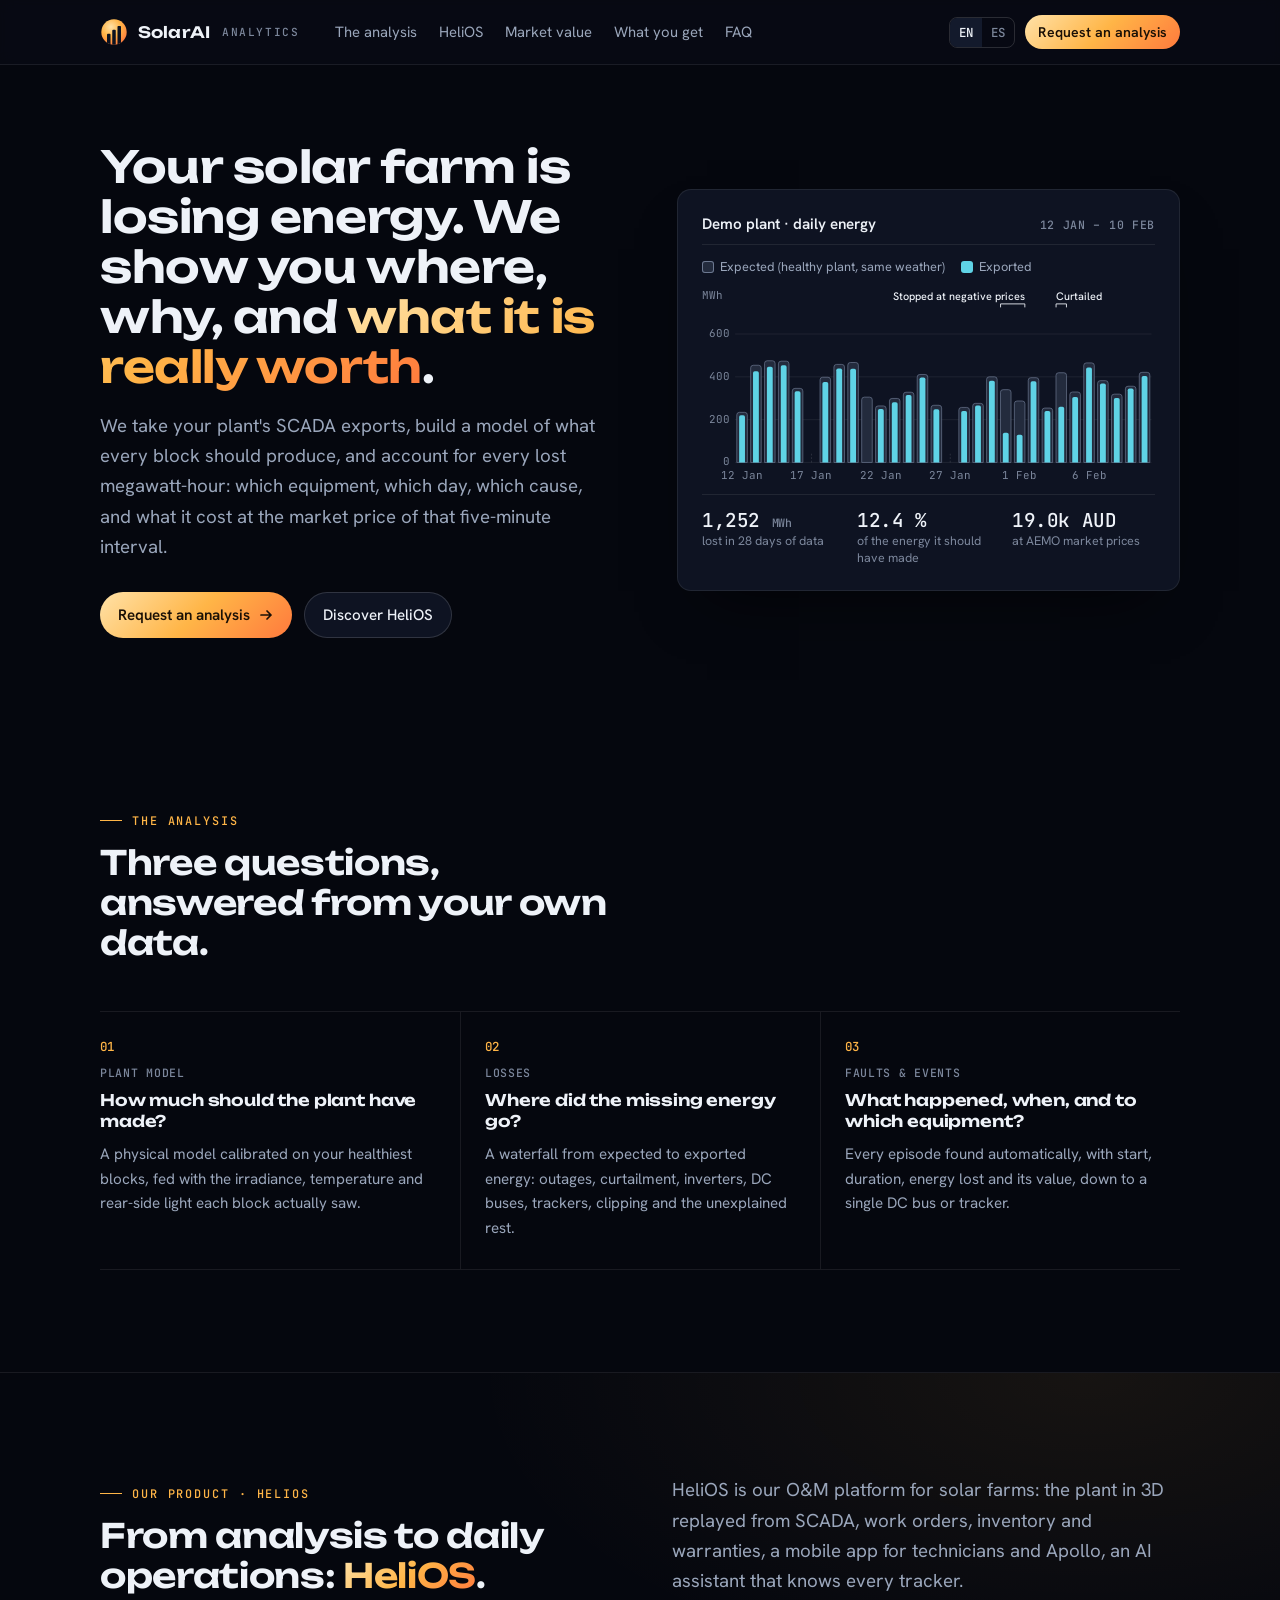
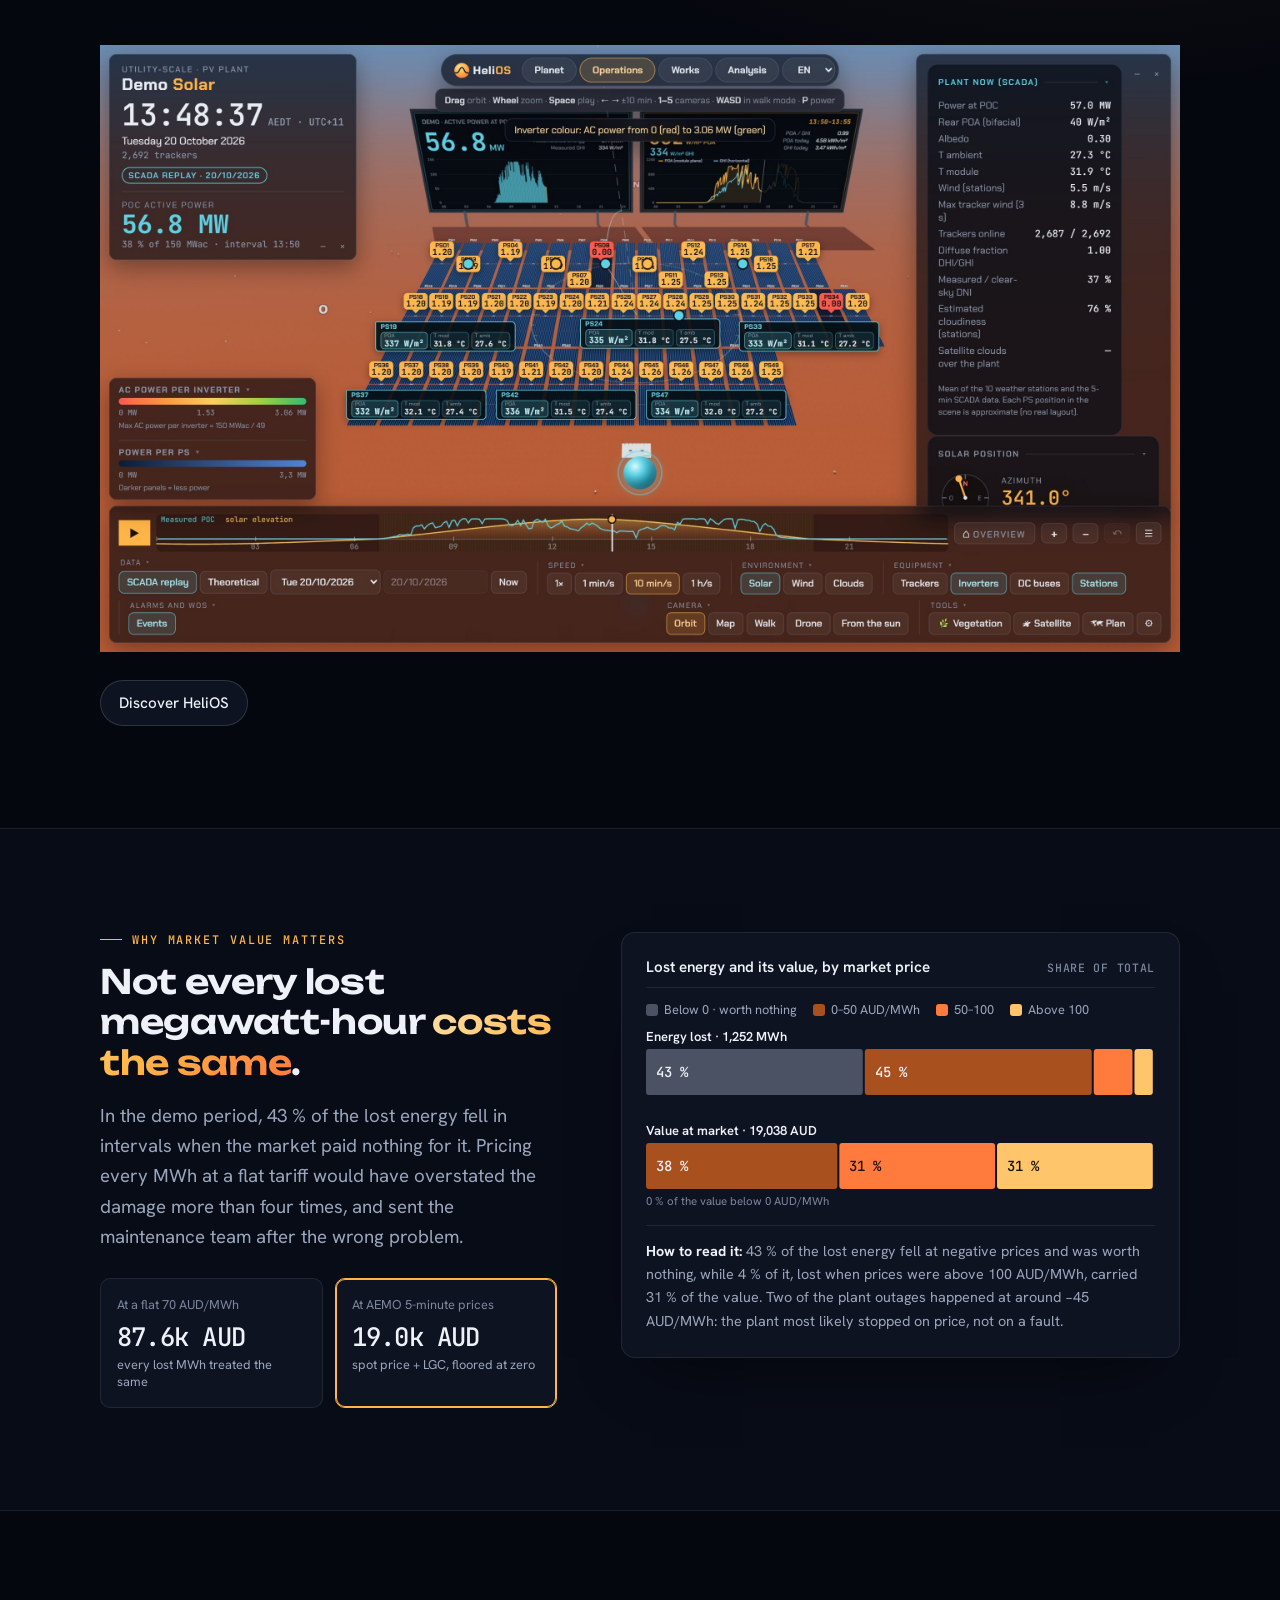
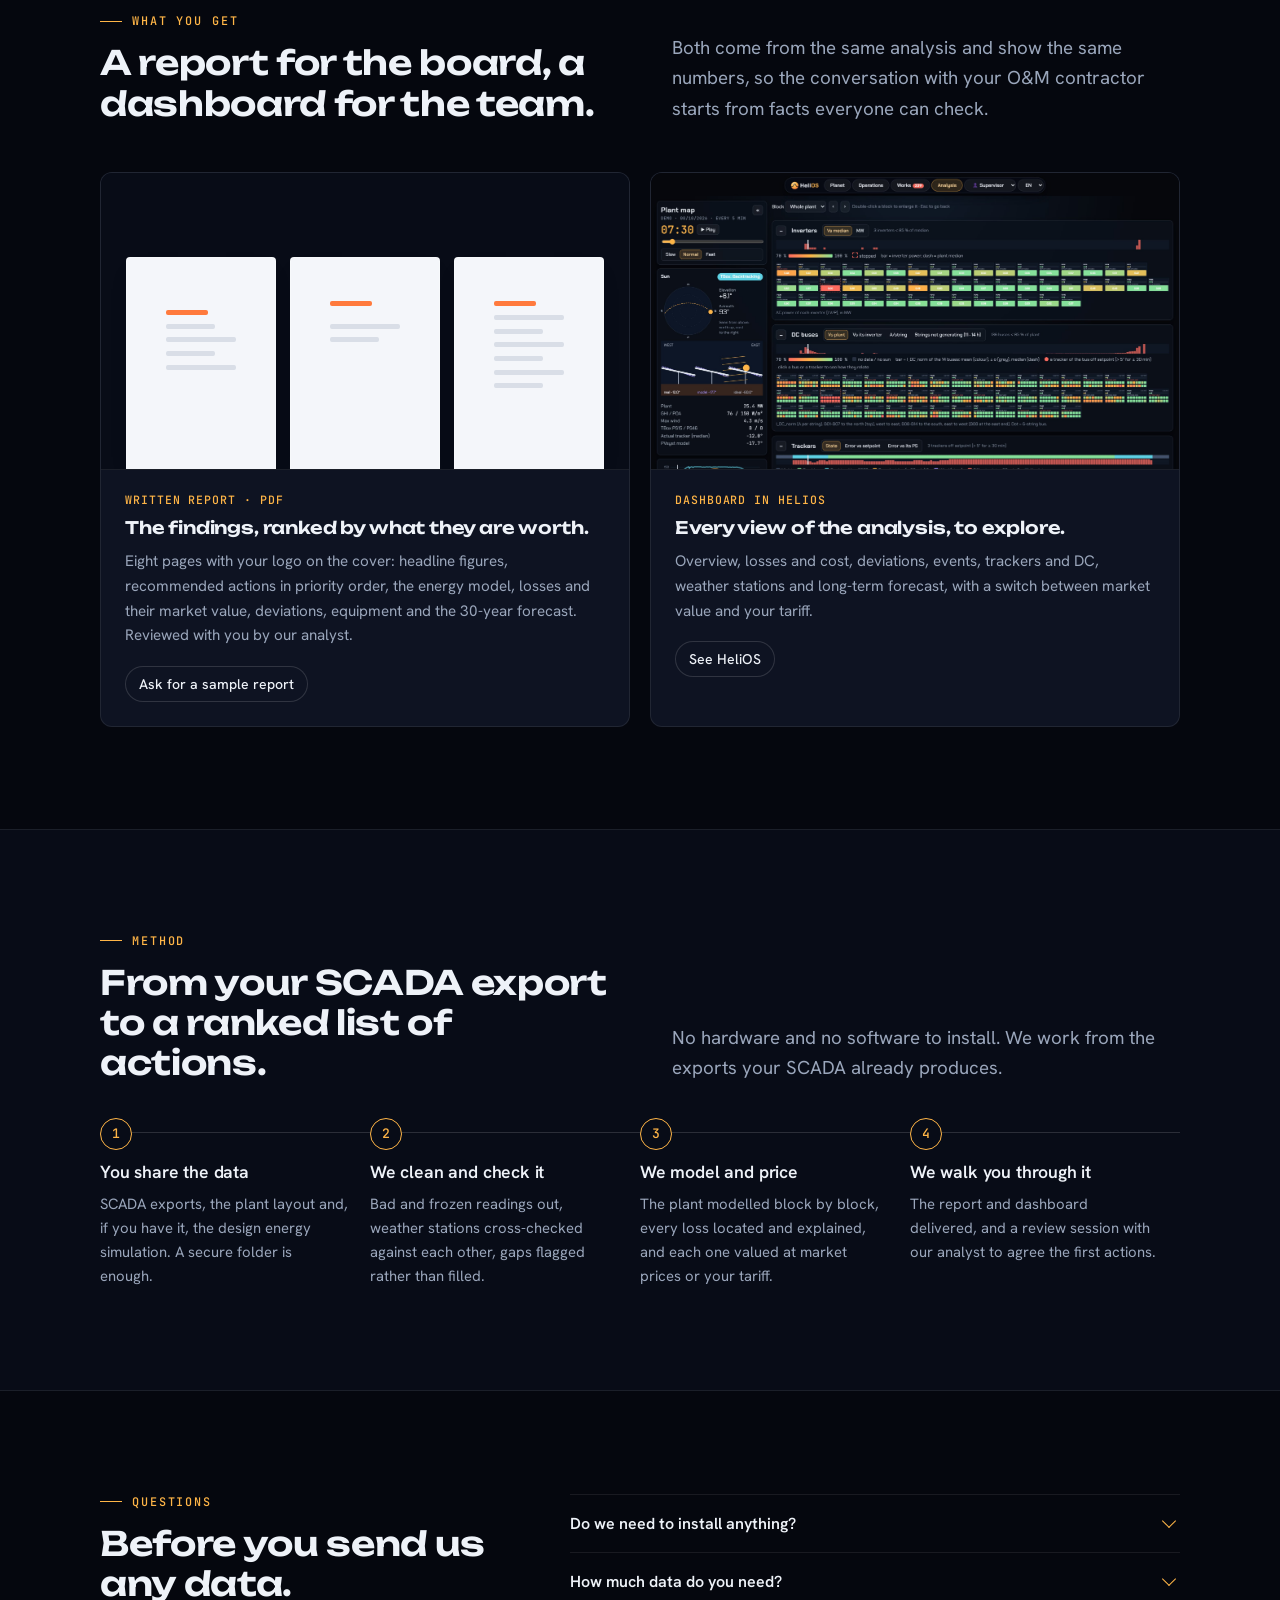
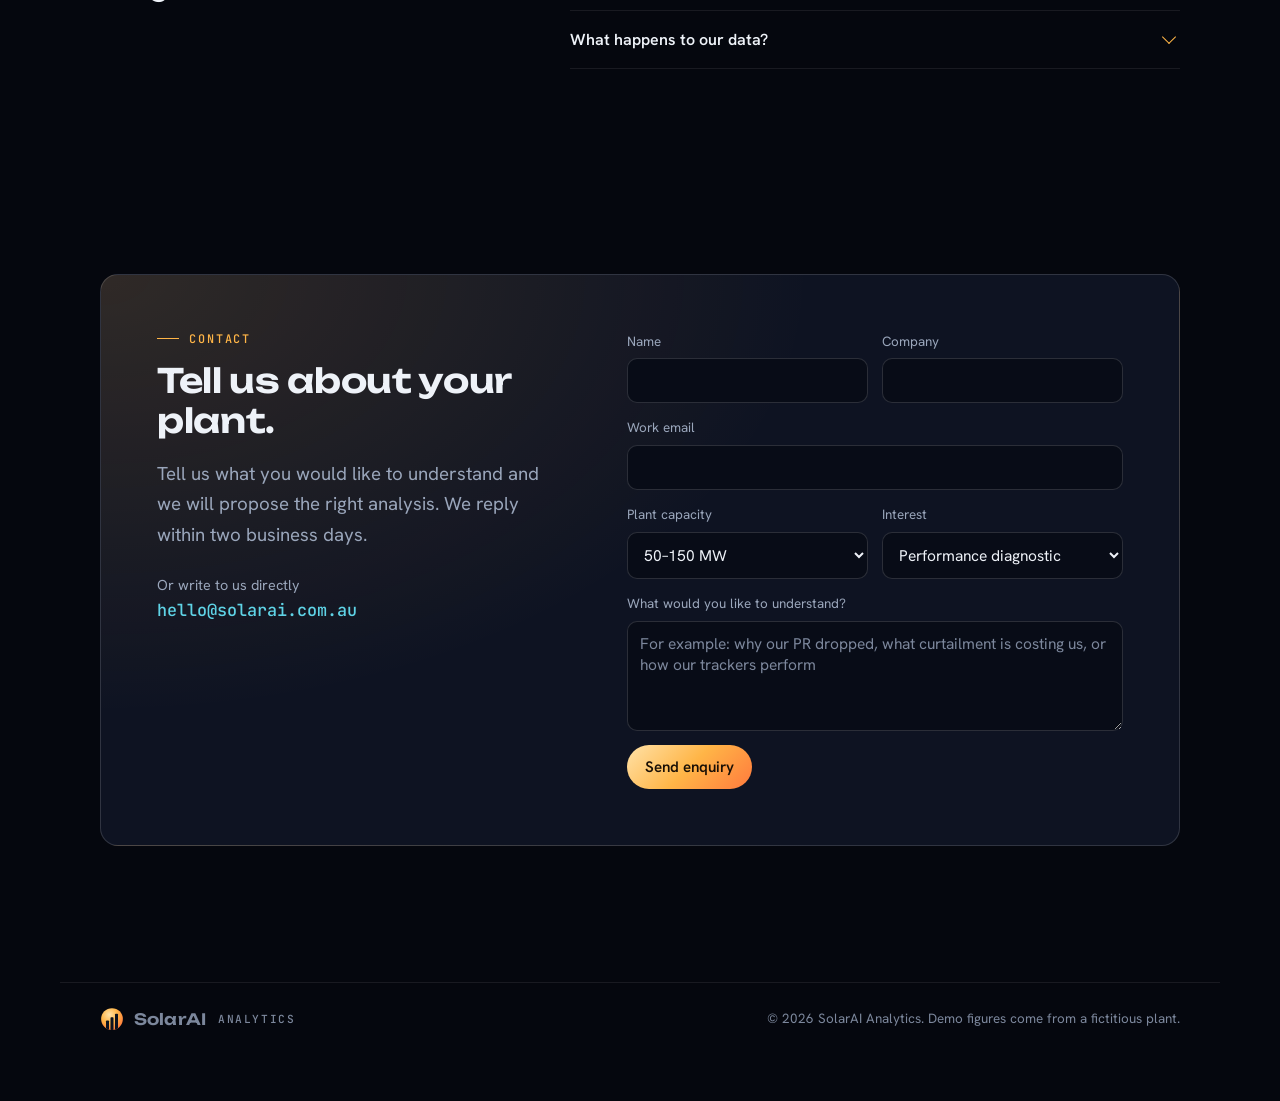
<file: solar-ai/index.html>
<!doctype html>
<html lang="en">
<head>
<meta charset="utf-8">
<meta name="viewport" content="width=device-width, initial-scale=1, viewport-fit=cover">
<title>SolarAI Analytics · Performance analysis for solar farms</title>
<meta name="description" content="Performance analysis for utility-scale solar farms. From your SCADA exports we find where the plant loses energy, why, and what each loss was worth at AEMO market prices, with a written report and a dashboard to explore.">
<meta name="theme-color" content="#05070e">
<link rel="icon" type="image/svg+xml" href="data:image/svg+xml,%3Csvg xmlns='http://www.w3.org/2000/svg' viewBox='0 0 64 64'%3E%3Cdefs%3E%3CradialGradient id='g' cx='38%25' cy='30%25' r='75%25'%3E%3Cstop offset='0' stop-color='%23ffe2a8'/%3E%3Cstop offset='.5' stop-color='%23ffb547'/%3E%3Cstop offset='1' stop-color='%23ff7a3d'/%3E%3C/radialGradient%3E%3CclipPath id='c'%3E%3Ccircle cx='32' cy='32' r='29'/%3E%3C/clipPath%3E%3C/defs%3E%3Ccircle cx='32' cy='32' r='29' fill='url(%23g)'/%3E%3Cg clip-path='url(%23c)' fill='%230b1220'%3E%3Crect x='16' y='36' width='8' height='30' rx='2'/%3E%3Crect x='28' y='27' width='8' height='40' rx='2'/%3E%3Crect x='40' y='18' width='8' height='50' rx='2'/%3E%3C/g%3E%3C/svg%3E">
<link rel="preconnect" href="https://fonts.googleapis.com">
<link rel="preconnect" href="https://fonts.gstatic.com" crossorigin>
<link rel="stylesheet" href="https://fonts.googleapis.com/css2?family=Unbounded:wght@400;600&family=Hanken+Grotesk:wght@400;500;600&family=JetBrains+Mono:wght@400;500;600&display=swap">
<link rel="stylesheet" href="assets/landing.css">
</head>
<body>

<svg width="0" height="0" style="position:absolute" aria-hidden="true">
  <defs><radialGradient id="hs" cx="38%" cy="30%" r="75%"><stop offset="0" stop-color="#ffe2a8"/><stop offset=".5" stop-color="#ffb547"/><stop offset="1" stop-color="#ff7a3d"/></radialGradient><clipPath id="sdisc"><circle cx="32" cy="32" r="29"/></clipPath></defs>
  <symbol id="mark" viewBox="0 0 64 64"><circle cx="32" cy="32" r="29" fill="url(#hs)"/><g clip-path="url(#sdisc)" fill="#0b1220"><rect x="16" y="36" width="8" height="30" rx="2"/><rect x="28" y="27" width="8" height="40" rx="2"/><rect x="40" y="18" width="8" height="50" rx="2"/></g></symbol>
  <symbol id="arrow" viewBox="0 0 16 16"><path d="M3 8h10M9 4l4 4-4 4" fill="none" stroke="currentColor" stroke-width="1.7" stroke-linecap="round" stroke-linejoin="round"/></symbol>
</svg>

<nav class="nav" aria-label="Main">
  <div class="wrap">
    <a class="brand" href="#top"><svg width="28" height="28" aria-hidden="true"><use href="#mark"/></svg>SolarAI<small>Analytics</small></a>
    <ul>
      <li><a href="#questions" data-i18n="nav1">The analysis</a></li>
      <li><a href="#helios" data-i18n="nav6">HeliOS</a></li>
      <li><a href="#market" data-i18n="nav2">Market value</a></li>
      <li><a href="#deliverables" data-i18n="nav3">What you get</a></li>
      <li><a href="#faq" data-i18n="nav5">FAQ</a></li>
    </ul>
    <div class="right">
      <div class="lang" role="group" aria-label="Language">
        <button type="button" data-lang="en" aria-pressed="true">EN</button>
        <button type="button" data-lang="es" aria-pressed="false">ES</button>
      </div>
      <a class="btn primary sm cta-nav" href="#contact" data-i18n="navCta">Request an analysis</a>
    </div>
  </div>
</nav>

<main id="top">

  <!-- HERO -->
  <header class="hero">
    <div class="wrap grid">
      <div>
        <h1 data-i18n-html="h1">Your solar farm is losing energy. We show you where, why, and <em>what it is really worth</em>.</h1>
        <p class="lede" data-i18n="lede">We take your plant's SCADA exports, build a model of what every block should produce, and account for every lost megawatt-hour: which equipment, which day, which cause, and what it cost at the market price of that five-minute interval.</p>
        <div class="ctas">
          <a class="btn primary" href="#contact"><span data-i18n="cta1">Request an analysis</span><svg width="16" height="16" aria-hidden="true"><use href="#arrow"/></svg></a>
          <a class="btn ghost" href="../helios/" data-i18n="cta2">Discover HeliOS</a>
        </div>
      </div>

      <figure class="sheet" style="margin:0" aria-labelledby="hero-cap">
        <div class="sheet-head"><b id="hero-cap" data-i18n="heroT">Demo plant · daily energy</b><span data-i18n="heroP">12 Jan – 10 Feb</span></div>
        <ul class="legend">
          <li><i style="background:var(--exp);box-shadow:inset 0 0 0 1px var(--exp-line)"></i><span data-i18n="lgExp">Expected (healthy plant, same weather)</span></li>
          <li><i style="background:var(--act)"></i><span data-i18n="lgAct">Exported</span></li>
        </ul>
        <div class="chart" id="c-daily" role="img" aria-label="Daily expected versus exported energy for 30 days; the largest gaps are on 21 and 31 January and 1 and 4 February."></div>
        <div class="sheet-foot">
          <div><b class="num"><span data-n="1252">1,252</span> <small style="font-size:.6em;color:var(--ink-3)">MWh</small></b><span data-i18n="hf1">lost in 28 days of data</span></div>
          <div><b class="num"><span data-n="12.4" data-d="1">12.4</span> %</b><span data-i18n="hf2">of the energy it should have made</span></div>
          <div><b class="num" data-i18n="hf3v">19.0k AUD</b><span data-i18n="hf3">at AEMO market prices</span></div>
        </div>
      </figure>
    </div>
  </header>

  <!-- PREGUNTAS -->
  <section id="questions">
    <div class="wrap">
      <div class="sec-head">
        <div>
          <p class="kicker" data-i18n="qK">The analysis</p>
          <h2 data-i18n="qH">Three questions, answered from your own data.</h2>
        </div>
      </div>
      <ol class="qs">
        <li><span class="tag" data-i18n="q1t">Plant model</span><h3 data-i18n="q1h">How much should the plant have made?</h3><p data-i18n="q1p">A physical model calibrated on your healthiest blocks, fed with the irradiance, temperature and rear-side light each block actually saw.</p></li>
        <li><span class="tag" data-i18n="q2t">Losses</span><h3 data-i18n="q2h">Where did the missing energy go?</h3><p data-i18n="q2p">A waterfall from expected to exported energy: outages, curtailment, inverters, DC buses, trackers, clipping and the unexplained rest.</p></li>
        <li><span class="tag" data-i18n="q3t">Faults &amp; events</span><h3 data-i18n="q3h">What happened, when, and to which equipment?</h3><p data-i18n="q3p">Every episode found automatically, with start, duration, energy lost and its value, down to a single DC bus or tracker.</p></li>
      </ol>
    </div>
  </section>

  <!-- HELIOS: el producto de SolarAI (página propia en ../helios/) -->
  <section id="helios" class="twin">
    <div class="wrap">
      <div class="sec-head">
        <div>
          <p class="kicker" data-i18n="tK">Our product · HeliOS</p>
          <h2 data-i18n-html="tH">From analysis to daily operations: <em>HeliOS</em>.</h2>
        </div>
        <p class="lede" data-i18n="tL">HeliOS is our O&amp;M platform for solar farms: the plant in 3D replayed from SCADA, work orders, inventory and warranties, a mobile app for technicians and Apollo, an AI assistant that knows every tracker.</p>
      </div>
      <figure class="stage" style="margin:0">
        <a href="../helios/" style="display:block;border-radius:inherit;overflow:hidden"><img src="assets/helios-ops.jpg" alt="HeliOS: the plant in 3D with irradiance, temperature and work-order pins" loading="lazy" style="display:block;width:100%;height:auto"></a>
      </figure>
      <div class="ctas"><a class="btn ghost" href="../helios/" data-i18n="tOpen">Discover HeliOS</a></div>
    </div>
  </section>

  <!-- HALLAZGO DE MERCADO -->
  <section id="market" class="band">
    <div class="wrap finding">
      <div>
        <p class="kicker" data-i18n="mK">Why market value matters</p>
        <h2 data-i18n-html="mH">Not every lost megawatt-hour <em>costs the same</em>.</h2>
        <p class="lede" data-i18n="mL">In the demo period, 43 % of the lost energy fell in intervals when the market paid nothing for it. Pricing every MWh at a flat tariff would have overstated the damage more than four times, and sent the maintenance team after the wrong problem.</p>
        <div class="compare">
          <div><span data-i18n="cmp1t">At a flat 70 AUD/MWh</span><b class="num" data-i18n="cmp1v">87.6k AUD</b><small data-i18n="cmp1s">every lost MWh treated the same</small></div>
          <div class="hl"><span data-i18n="cmp2t">At AEMO 5-minute prices</span><b class="num" data-i18n="cmp2v">19.0k AUD</b><small data-i18n="cmp2s">spot price + LGC, floored at zero</small></div>
        </div>
      </div>
      <figure class="sheet bands-sheet" style="margin:0">
        <div class="sheet-head"><b data-i18n="bT">Lost energy and its value, by market price</b><span data-i18n="bU">share of total</span></div>
        <ul class="legend" id="bands-legend"></ul>
        <div class="chart" id="c-bands" role="img" aria-label="Lost energy by price band: 43 % at negative value, 45 % between 0 and 50, 8 % between 50 and 100, 4 % above 100 AUD per MWh. Value: 0 %, 38 %, 31 %, 31 %."></div>
        <p class="read" data-i18n-html="bRead"><strong>How to read it:</strong> 43 % of the lost energy fell at negative prices and was worth nothing, while 4 % of it, lost when prices were above 100 AUD/MWh, carried 31 % of the value. Two of the plant outages happened at around −45 AUD/MWh: the plant most likely stopped on price, not on a fault.</p>
      </figure>
    </div>
  </section>

  <!-- ENTREGABLES -->
  <section id="deliverables">
    <div class="wrap">
      <div class="sec-head">
        <div>
          <p class="kicker" data-i18n="dK">What you get</p>
          <h2 data-i18n="dH">A report for the board, a dashboard for the team.</h2>
        </div>
        <p class="lede" data-i18n="dL">Both come from the same analysis and show the same numbers, so the conversation with your O&amp;M contractor starts from facts everyone can check.</p>
      </div>
      <div class="deliv">
        <article>
          <div class="shot report" aria-hidden="true">
            <div class="page"><div class="band-top"></div><i class="a"></i><i class="s"></i><i></i><i class="s"></i><i></i></div>
            <div class="page"><i class="a"></i><div class="bars"><span style="height:80%"></span><span style="height:55%"></span><span style="height:92%"></span><span style="height:40%"></span><span style="height:70%"></span></div><i></i><i class="s"></i></div>
            <div class="page"><i class="a"></i><i></i><i class="s"></i><i></i><i class="s"></i><i></i><i class="s"></i></div>
          </div>
          <div class="body">
            <span class="tagline" data-i18n="r1t">Written report · PDF</span>
            <h3 data-i18n="r1h">The findings, ranked by what they are worth.</h3>
            <p data-i18n="r1p">Eight pages with your logo on the cover: headline figures, recommended actions in priority order, the energy model, losses and their market value, deviations, equipment and the 30-year forecast. Reviewed with you by our analyst.</p>
            <div class="links"><a class="btn ghost sm" href="#contact" data-i18n="r1a">Ask for a sample report</a></div>
          </div>
        </article>
        <article>
          <div class="shot"><img src="assets/helios-analysis.jpg" alt="HeliOS analysis view: inverters, DC buses and trackers compared with the plant median" loading="lazy"></div>
          <div class="body">
            <span class="tagline" data-i18n="r2t">Dashboard in HeliOS</span>
            <h3 data-i18n="r2h">Every view of the analysis, to explore.</h3>
            <p data-i18n="r2p">Overview, losses and cost, deviations, events, trackers and DC, weather stations and long-term forecast, with a switch between market value and your tariff.</p>
            <div class="links"><a class="btn ghost sm" href="../helios/#tour" data-i18n="r2a">See HeliOS</a></div>
          </div>
        </article>
      </div>
    </div>
  </section>

  <!-- MÉTODO -->
  <section id="method" class="band">
    <div class="wrap">
      <div class="sec-head">
        <div>
          <p class="kicker" data-i18n="sK">Method</p>
          <h2 data-i18n="sH">From your SCADA export to a ranked list of actions.</h2>
        </div>
        <p class="lede" data-i18n="sL">No hardware and no software to install. We work from the exports your SCADA already produces.</p>
      </div>
      <ol class="steps">
        <li><h3 data-i18n="s1h">You share the data</h3><p data-i18n="s1p">SCADA exports, the plant layout and, if you have it, the design energy simulation. A secure folder is enough.</p></li>
        <li><h3 data-i18n="s2h">We clean and check it</h3><p data-i18n="s2p">Bad and frozen readings out, weather stations cross-checked against each other, gaps flagged rather than filled.</p></li>
        <li><h3 data-i18n="s3h">We model and price</h3><p data-i18n="s3p">The plant modelled block by block, every loss located and explained, and each one valued at market prices or your tariff.</p></li>
        <li><h3 data-i18n="s4h">We walk you through it</h3><p data-i18n="s4p">The report and dashboard delivered, and a review session with our analyst to agree the first actions.</p></li>
      </ol>
    </div>
  </section>

  <!-- FAQ -->
  <section id="faq">
    <div class="wrap faq">
      <div>
        <p class="kicker" data-i18n="fK">Questions</p>
        <h2 data-i18n="fH">Before you send us any data.</h2>
      </div>
      <div>
        <details><summary data-i18n="f1q">Do we need to install anything?</summary><p data-i18n="f1a">No. We work from the exports your SCADA system already produces. Nothing connects to your plant's network.</p></details>
        <details><summary data-i18n="f2q">How much data do you need?</summary><p data-i18n="f2a">One month of five-minute data is enough for a first diagnostic. A full year lets us separate seasonal effects and calibrate the long-term forecast with more confidence.</p></details>
        <details><summary data-i18n="f4q">What happens to our data?</summary><p data-i18n="f4a">It is used only for your analysis and is never published. Any figure we show outside your company, like the demo on this page, comes from a fictitious plant with data we generated.</p></details>
      </div>
    </div>
  </section>

  <!-- CONTACTO -->
  <section id="contact">
    <div class="wrap">
      <div class="contact">
        <div>
          <p class="kicker" data-i18n="cK">Contact</p>
          <h2 data-i18n="cH">Tell us about your plant.</h2>
          <p class="lede" data-i18n="cL">Tell us what you would like to understand and we will propose the right analysis. We reply within two business days.</p>
          <p class="mail"><span data-i18n="cM">Or write to us directly</span><b>hello@solarai.com.au</b></p>
        </div>
        <!-- Las solicitudes llegan a hello@solarai.com.au vía FormSubmit (la primera dispara un correo de activación) -->
        <form id="enquiry" novalidate data-endpoint="https://formsubmit.co/ajax/hello@solarai.com.au">
          <input type="hidden" name="_subject" value="New SolarAI Analytics enquiry (analysis service)">
          <input type="hidden" name="_template" value="table">
          <input type="text" name="_honey" tabindex="-1" autocomplete="off" aria-hidden="true" style="position:absolute;left:-9999px;width:1px;height:1px;opacity:0">
          <div class="row">
            <label for="f-name"><span data-i18n="fName">Name</span><input id="f-name" name="name" autocomplete="name" required></label>
            <label for="f-company"><span data-i18n="fCompany">Company</span><input id="f-company" name="company" autocomplete="organization" required></label>
          </div>
          <label for="f-email"><span data-i18n="fEmail">Work email</span><input id="f-email" name="email" type="email" autocomplete="email" required></label>
          <div class="row">
            <label for="f-size"><span data-i18n="fSize">Plant capacity</span>
              <select id="f-size" name="capacity">
                <option value="Under 50 MW" data-i18n="o1">Under 50 MW</option>
                <option value="50-150 MW" selected>50–150 MW</option>
                <option value="150-300 MW">150–300 MW</option>
                <option value="Over 300 MW" data-i18n="o4">Over 300 MW</option>
                <option value="Portfolio" data-i18n="o5">Portfolio of plants</option>
              </select></label>
            <label for="f-type"><span data-i18n="fType">Interest</span>
              <select id="f-type" name="interest">
                <option value="Diagnostic" data-i18n="t1">Performance diagnostic</option>
                <option value="Monthly" data-i18n="t2">Monthly analysis</option>
                <option value="Not sure" data-i18n="t3">Not sure yet</option>
              </select></label>
          </div>
          <label for="f-msg"><span data-i18n="fMsg">What would you like to understand?</span><textarea id="f-msg" name="message" data-i18n-ph="fMsgPh" placeholder="For example: why our PR dropped, what curtailment is costing us, or how our trackers perform"></textarea></label>
          <div style="display:flex;flex-wrap:wrap;gap:14px;align-items:center">
            <button class="btn primary" type="submit" data-i18n="fSend">Send enquiry</button>
            <span class="form-msg" id="f-out" role="status" aria-live="polite"></span>
          </div>
        </form>
      </div>
    </div>
  </section>
</main>

<footer>
  <div class="wrap">
    <a class="brand" href="#top"><svg width="24" height="24" aria-hidden="true"><use href="#mark"/></svg>SolarAI<small>Analytics</small></a>
    <span data-i18n="foot">© 2026 SolarAI Analytics. Demo figures come from a fictitious plant.</span>
  </div>
</footer>

<div class="tip" id="tip" role="tooltip"></div>
<script src="assets/landing.js"></script>
</body>
</html>
</file>
<file: helios/assets/site.css>
/* Layout: cielo nocturno con luz solar a la deriva; todo el contenido flota en placas de cristal líquido, en una columna de 1180px. */
:root{
  color-scheme:dark;
  --night:#04060d;        /* fondo: cielo antes del amanecer */
  --ink:#eef2f8;          /* texto principal */
  --mist:#9aa6bb;         /* texto secundario, gris con sesgo azul */
  --sun:#ffb547;          /* acento: sol (del logo de HeliOS) */
  --ember:#ff7a3d;        /* sol bajo / degradado */
  --tracker:#5fd3e6;      /* seguidores y datos */
  --ok:#86e29a;
  --glass-1:rgba(255,255,255,.11);
  --glass-2:rgba(255,255,255,.035);
  --rim:rgba(255,255,255,.22);
  --rim-soft:rgba(255,255,255,.08);
  --glass-base:rgba(6,9,18,.42);   /* tinte oscuro bajo el cristal: legibilidad sobre el sol */
  --shade:rgba(0,0,0,.5);
  --f-display:"Unbounded","Segoe UI",system-ui,sans-serif;
  --f-body:"Hanken Grotesk","Segoe UI",system-ui,sans-serif;
  --f-mono:"JetBrains Mono",ui-monospace,Consolas,monospace;
  --r-lg:30px; --r-md:20px; --r-sm:999px;
  --step--1:clamp(.8rem,.78rem + .1vw,.86rem);
  --step-0:clamp(1rem,.97rem + .15vw,1.08rem);
  --step-1:clamp(1.2rem,1.1rem + .4vw,1.45rem);
  --step-2:clamp(1.6rem,1.3rem + 1.2vw,2.3rem);
  --step-3:clamp(2.3rem,1.6rem + 3vw,4.4rem);
}
*{box-sizing:border-box}
html{scroll-behavior:smooth}
body{margin:0;background:var(--night);color:var(--ink);font-family:var(--f-body);font-size:var(--step-0);line-height:1.6;-webkit-font-smoothing:antialiased;overflow-x:hidden}
img,svg,canvas{max-width:100%}
a{color:inherit}
:focus-visible{outline:2px solid var(--sun);outline-offset:3px;border-radius:8px}
body::before{content:"";position:fixed;inset:0 0 auto;height:env(safe-area-inset-top,0px);z-index:60;background:var(--night)}

/* ---------- Cielo: orbes de luz detrás del cristal ---------- */
.sky{position:fixed;inset:0;z-index:-1;overflow:hidden;pointer-events:none;background:
  radial-gradient(120% 80% at 50% 120%,rgba(255,122,61,.10),transparent 60%),
  linear-gradient(180deg,#04060d 0%,#070b17 55%,#0b0f1c 100%)}
.orb{position:absolute;border-radius:50%;filter:blur(70px);opacity:.75;will-change:transform}
.orb.sun{width:46vmax;height:46vmax;left:52%;top:-12vmax;opacity:.6;background:radial-gradient(circle at 40% 35%,#ffe2a8,#ffb547 45%,rgba(255,122,61,.0) 72%);animation:drift1 38s ease-in-out infinite alternate}
.orb.cyan{width:38vmax;height:38vmax;left:-12vmax;top:38vh;background:radial-gradient(circle,rgba(95,211,230,.55),rgba(95,211,230,0) 68%);animation:drift2 44s ease-in-out infinite alternate}
.orb.violet{width:34vmax;height:34vmax;right:-10vmax;bottom:-8vmax;background:radial-gradient(circle,rgba(122,108,255,.38),rgba(122,108,255,0) 70%);animation:drift3 50s ease-in-out infinite alternate}
.grain{position:absolute;inset:0;opacity:.07;mix-blend-mode:overlay;background-image:url("data:image/svg+xml,%3Csvg xmlns='http://www.w3.org/2000/svg' width='160' height='160'%3E%3Cfilter id='n'%3E%3CfeTurbulence type='fractalNoise' baseFrequency='.9' numOctaves='2' stitchTiles='stitch'/%3E%3C/filter%3E%3Crect width='100%25' height='100%25' filter='url(%23n)'/%3E%3C/svg%3E")}
@keyframes drift1{to{transform:translate(-18vw,14vh) scale(1.08)}}
@keyframes drift2{to{transform:translate(20vw,-16vh) scale(1.12)}}
@keyframes drift3{to{transform:translate(-14vw,-20vh) scale(.92)}}

/* ---------- Cristal líquido ---------- */
.glass{position:relative;isolation:isolate;border-radius:var(--r-lg);
  background:linear-gradient(140deg,var(--glass-1),var(--glass-2) 55%,rgba(255,255,255,.06)),var(--glass-base);
  -webkit-backdrop-filter:blur(26px) saturate(170%);backdrop-filter:blur(26px) saturate(170%);
  box-shadow:inset 0 1px 0 rgba(255,255,255,.38),inset 0 -1px 0 rgba(255,255,255,.07),inset 0 0 0 1px var(--rim-soft),0 30px 80px -20px var(--shade)}
/* Borde especular: más brillante arriba a la izquierda, como luz que se curva en el canto */
.glass::before{content:"";position:absolute;inset:0;border-radius:inherit;padding:1px;pointer-events:none;z-index:2;
  background:linear-gradient(150deg,rgba(255,255,255,.65),rgba(255,255,255,.08) 30%,rgba(255,255,255,0) 55%,rgba(255,181,71,.35) 100%);
  -webkit-mask:linear-gradient(#000 0 0) content-box,linear-gradient(#000 0 0);-webkit-mask-composite:xor;mask-composite:exclude}
/* Reflejo que sigue al puntero */
.glass::after{content:"";position:absolute;inset:0;border-radius:inherit;pointer-events:none;z-index:-1;opacity:var(--glow,0);transition:opacity .4s;
  background:radial-gradient(420px circle at var(--mx,50%) var(--my,0%),rgba(255,255,255,.13),transparent 60%)}
.glass:hover{--glow:1}

/* ---------- Estructura ---------- */
.wrap{max-width:1180px;margin:0 auto;padding-left:max(16px,env(safe-area-inset-left,0px));padding-right:max(16px,env(safe-area-inset-right,0px))}
section{padding-block:clamp(56px,9vw,120px);scroll-margin-top:40px}
h1,h2,h3{font-family:var(--f-display);font-weight:400;letter-spacing:-.02em;line-height:1.08;margin:0;text-wrap:balance}
h1{font-size:var(--step-3);font-weight:300}
h2{font-size:var(--step-2);font-weight:300}
h3{font-size:var(--step-1)}
p{margin:0;max-width:62ch}
.eyebrow{text-shadow:0 1px 10px rgba(4,6,13,.7);font-family:var(--f-mono);font-size:var(--step--1);letter-spacing:.14em;text-transform:uppercase;color:var(--tracker)}
.lede{text-shadow:0 1px 14px rgba(4,6,13,.55);color:#b3bdcf;font-size:var(--step-1);line-height:1.5}
.sun-text{background:linear-gradient(100deg,#ffe2a8,var(--sun) 40%,var(--ember));-webkit-background-clip:text;background-clip:text;color:transparent;font-weight:600}
.head{display:grid;gap:16px;margin-bottom:clamp(32px,5vw,56px)}

/* ---------- Navegación ---------- */
.nav{position:sticky;top:calc(env(safe-area-inset-top,0px) + 14px);z-index:50;margin-top:14px}
.nav .bar{display:flex;align-items:center;gap:18px;padding:10px 10px 10px 18px;border-radius:var(--r-sm)}
.brand{display:flex;align-items:center;gap:10px;text-decoration:none;font-family:var(--f-display);font-size:.95rem;letter-spacing:-.01em}
.brand small{display:block;font-family:var(--f-mono);font-size:.62rem;letter-spacing:.14em;text-transform:uppercase;color:var(--mist)}
.nav ul{display:flex;gap:4px;list-style:none;margin:0 0 0 auto;padding:0}
.nav ul a{display:block;padding:8px 14px;border-radius:var(--r-sm);text-decoration:none;color:var(--ink);text-shadow:0 1px 10px rgba(4,6,13,.6);font-size:.92rem;transition:color .2s,background .2s}
.nav ul a:hover{color:var(--ink);background:rgba(255,255,255,.07)}

/* ---------- Botones de cristal ---------- */
.btn{display:inline-flex;align-items:center;gap:10px;padding:13px 22px;border-radius:var(--r-sm);font:600 .95rem var(--f-body);text-decoration:none;cursor:pointer;border:0;color:var(--ink);transition:transform .25s cubic-bezier(.2,.8,.2,1),box-shadow .25s}
.btn:hover{transform:translateY(-2px)}
.btn.solar{color:#1a0f02;background:linear-gradient(180deg,#ffd389,var(--sun) 55%,var(--ember));box-shadow:inset 0 1px 0 rgba(255,255,255,.7),inset 0 -2px 6px rgba(140,50,0,.35),0 10px 30px -8px rgba(255,140,50,.7)}
.btn.clear{background:rgba(255,255,255,.08);-webkit-backdrop-filter:blur(14px);backdrop-filter:blur(14px);box-shadow:inset 0 1px 0 rgba(255,255,255,.35),inset 0 0 0 1px rgba(255,255,255,.14)}
.btn.sm{padding:10px 18px;font-size:.9rem}

/* ---------- Hero ---------- */
.hero{padding-block:clamp(48px,8vw,96px) clamp(40px,6vw,80px);display:grid;grid-template-columns:1.02fr 1fr;gap:clamp(28px,4vw,56px);align-items:center}
.hero-copy{display:grid;gap:26px;min-width:0}
.hero .ctas{display:flex;flex-wrap:wrap;gap:12px}
.chip{display:inline-flex;align-items:center;gap:10px;padding:7px 14px 7px 8px;border-radius:var(--r-sm);font-size:.85rem;color:var(--mist);width:max-content;max-width:100%}
.chip b{font:500 .7rem var(--f-mono);letter-spacing:.1em;text-transform:uppercase;color:#1a0f02;background:var(--sun);padding:3px 9px;border-radius:var(--r-sm)}

.twin{padding:18px;display:grid;gap:14px;min-width:0}
.twin header{display:flex;justify-content:space-between;align-items:center;gap:12px;font:500 .74rem var(--f-mono);letter-spacing:.08em;text-transform:uppercase;color:var(--ink);text-shadow:0 1px 8px rgba(4,6,13,.6)}
.live{display:inline-flex;align-items:center;gap:8px;color:var(--ok)}
.live i{width:7px;height:7px;border-radius:50%;background:var(--ok);box-shadow:0 0 0 0 rgba(134,226,154,.6);animation:pulse 2s infinite}
@keyframes pulse{70%{box-shadow:0 0 0 8px rgba(134,226,154,0)}100%{box-shadow:0 0 0 0 rgba(134,226,154,0)}}
.stage{position:relative;border-radius:var(--r-md);overflow:hidden;background:linear-gradient(180deg,rgba(10,16,32,.55),rgba(4,6,13,.75));box-shadow:inset 0 0 0 1px rgba(255,255,255,.06);aspect-ratio:16/10;max-width:100%}
.stage canvas{display:block;width:100%;height:100%}
.readouts{display:grid;grid-template-columns:repeat(4,minmax(0,1fr));gap:8px}
.ro{padding:10px 12px;border-radius:14px;background:rgba(255,255,255,.045);box-shadow:inset 0 1px 0 rgba(255,255,255,.12)}
.ro > span{display:block;font:500 .64rem var(--f-mono);letter-spacing:.1em;text-transform:uppercase;color:var(--mist)}
.ro b{display:block;font:500 1.05rem var(--f-mono);font-variant-numeric:tabular-nums;margin-top:2px;white-space:nowrap}
.ro b small{font-size:.7rem;color:var(--mist);font-weight:400;margin-left:3px}
.note{font:400 .7rem var(--f-mono);color:var(--mist);letter-spacing:.04em}

/* ---------- Cifras ---------- */
.facts{display:grid;grid-template-columns:repeat(4,minmax(0,1fr));padding:8px;border-radius:var(--r-lg)}
.fact{padding:22px 22px 20px;display:grid;gap:4px;min-width:0}
.fact + .fact{box-shadow:inset 1px 0 0 rgba(255,255,255,.08)}
.fact strong{font:300 clamp(1.7rem,1.2rem + 1.6vw,2.5rem) var(--f-display);letter-spacing:-.03em;font-variant-numeric:tabular-nums}
.fact strong em{font-style:normal;font-size:.5em;color:var(--sun);margin-left:4px;letter-spacing:0}
.fact span{color:var(--mist);font-size:.92rem;line-height:1.4}

/* ---------- Módulos ---------- */
.modules{display:grid;grid-template-columns:repeat(6,minmax(0,1fr));gap:18px}
.mod{padding:clamp(22px,3vw,32px);display:grid;gap:14px;align-content:start;min-width:0}
.mod.big{grid-column:span 2}
.mod.small{grid-column:span 2}
.mod .ico{width:46px;height:46px;border-radius:14px;display:grid;place-items:center;background:linear-gradient(150deg,rgba(255,255,255,.18),rgba(255,255,255,.03));box-shadow:inset 0 1px 0 rgba(255,255,255,.4),inset 0 0 0 1px rgba(255,255,255,.1)}
.mod .ico svg{width:24px;height:24px}
.mod p{color:var(--mist);font-size:.98rem}
.mod ul{margin:0;padding:0;list-style:none;display:grid;gap:7px;font-size:.92rem}
.mod li{display:flex;gap:10px;align-items:baseline}
.mod li::before{content:"";flex:none;width:6px;height:6px;border-radius:50%;background:var(--tracker);transform:translateY(-2px)}
.tag{font:500 .68rem var(--f-mono);letter-spacing:.1em;text-transform:uppercase;color:var(--sun)}
.tag.cyan{color:var(--tracker)}

/* ---------- Apollo ---------- */
.apollo{display:grid;grid-template-columns:1fr 1.05fr;gap:clamp(28px,4vw,56px);align-items:center}
.apollo-copy{display:grid;gap:22px;min-width:0}
.points{display:grid;gap:14px;margin:0;padding:0;list-style:none}
.points li{display:grid;grid-template-columns:auto 1fr;gap:14px;align-items:start}
.points li b{display:block;font-weight:600}
.points li span{color:var(--mist);font-size:.95rem}
.points .dot{width:30px;height:30px;border-radius:50%;display:grid;place-items:center;background:rgba(255,181,71,.14);box-shadow:inset 0 0 0 1px rgba(255,181,71,.35);color:var(--sun);font:500 .8rem var(--f-mono)}
.chat{padding:20px;display:grid;gap:12px;min-width:0}
.chat header{display:flex;align-items:center;gap:12px}
.orbit{width:38px;height:38px;border-radius:50%;position:relative;background:radial-gradient(circle at 38% 32%,#ffe2a8,var(--sun) 50%,var(--ember));box-shadow:0 0 24px rgba(255,160,60,.55)}
.orbit::after{content:"";position:absolute;inset:-6px;border-radius:50%;border:1.5px solid rgba(95,211,230,.7);border-right-color:transparent;animation:spin 6s linear infinite}
@keyframes spin{to{transform:rotate(360deg)}}
.chat header b{font-family:var(--f-display);font-weight:400}
.chat header small{display:block;color:var(--mist);font-size:.78rem}
.msg{padding:12px 16px;border-radius:18px;font-size:.93rem;line-height:1.5;max-width:92%;min-width:0}
.msg.me{justify-self:end;background:linear-gradient(180deg,rgba(255,181,71,.24),rgba(255,122,61,.16));box-shadow:inset 0 1px 0 rgba(255,255,255,.25);border-bottom-right-radius:6px}
.msg.ai{background:rgba(255,255,255,.06);box-shadow:inset 0 1px 0 rgba(255,255,255,.14);border-bottom-left-radius:6px}
.msg ul{margin:6px 0 0;padding-left:18px}
.mono{font-family:var(--f-mono);font-size:.86em;font-variant-numeric:tabular-nums}
.confirm{display:flex;flex-wrap:wrap;gap:8px;margin-top:10px}
.confirm span{font:500 .78rem var(--f-body);padding:6px 12px;border-radius:var(--r-sm);background:rgba(255,255,255,.08);box-shadow:inset 0 0 0 1px rgba(255,255,255,.14)}
.confirm span:first-child{background:rgba(134,226,154,.16);box-shadow:inset 0 0 0 1px rgba(134,226,154,.4);color:var(--ok)}

/* ---------- Del dato a la OT (secuencia real) ---------- */
.flow{display:grid;grid-template-columns:repeat(5,minmax(0,1fr));gap:12px;padding:12px;border-radius:var(--r-lg);counter-reset:s}
.step{padding:20px 18px;border-radius:var(--r-md);display:grid;gap:8px;align-content:start;position:relative;min-width:0;background:rgba(255,255,255,.035);box-shadow:inset 0 1px 0 rgba(255,255,255,.1)}
.step::before{counter-increment:s;content:counter(s,decimal-leading-zero);font:500 .74rem var(--f-mono);color:var(--tracker);letter-spacing:.08em}
.step b{font-family:var(--f-display);font-weight:400;font-size:1rem;line-height:1.25}
.step span{color:var(--mist);font-size:.88rem;line-height:1.45}

/* ---------- Local primero ---------- */
.trust{display:grid;grid-template-columns:1.1fr 1fr;gap:18px}
.trust .lead{padding:clamp(26px,4vw,44px);display:grid;gap:18px;align-content:start}
.trust .grid{display:grid;grid-template-columns:repeat(2,minmax(0,1fr));gap:18px}
.trust .cell{padding:22px;display:grid;gap:8px;align-content:start;border-radius:var(--r-md)}
.trust .cell b{font-weight:600}
.trust .cell span{color:var(--mist);font-size:.92rem}
.split{display:grid;grid-template-columns:repeat(2,minmax(0,1fr));gap:20px}
.split > div{display:grid;gap:10px;align-content:start;min-width:0}
.ticks{margin:0;padding:0;list-style:none;display:grid;gap:8px;font-size:.95rem}
.ticks li{display:flex;gap:10px;align-items:baseline}
.ticks li::before{content:"";flex:none;width:7px;height:7px;border-radius:50%;background:var(--sun);transform:translateY(-1px)}
.ticks.net li::before{background:transparent;box-shadow:inset 0 0 0 1.5px var(--tracker)}
.fine{color:var(--mist);font-size:.9rem}
.code{font:400 .82rem var(--f-mono);padding:14px 16px;border-radius:14px;background:rgba(0,0,0,.35);box-shadow:inset 0 0 0 1px rgba(255,255,255,.08);overflow-x:auto;color:var(--mist);white-space:pre}
.code em{font-style:normal;color:var(--tracker)}

/* ---------- Contacto ---------- */
.contact{padding:clamp(28px,5vw,56px);display:grid;grid-template-columns:1fr 1fr;gap:clamp(24px,4vw,56px);overflow:hidden}
.contact .halo{position:absolute;width:420px;height:420px;right:-120px;top:-160px;border-radius:50%;background:radial-gradient(circle,rgba(255,181,71,.35),transparent 65%);filter:blur(20px);z-index:-1;pointer-events:none}
.contact-copy{display:grid;gap:18px;align-content:start;min-width:0}
form{display:grid;gap:12px;min-width:0}
.row{display:grid;grid-template-columns:1fr 1fr;gap:12px}
label{display:grid;gap:6px;font-size:.82rem;color:var(--mist);min-width:0}
input,select,textarea{font:400 .98rem var(--f-body);color:var(--ink);padding:12px 14px;border-radius:14px;border:0;width:100%;min-width:0;background:rgba(255,255,255,.06);box-shadow:inset 0 1px 0 rgba(255,255,255,.12),inset 0 0 0 1px rgba(255,255,255,.1);transition:box-shadow .2s,background .2s}
input:focus,select:focus,textarea:focus{outline:none;background:rgba(255,255,255,.09);box-shadow:inset 0 0 0 1.5px var(--sun),0 0 0 4px rgba(255,181,71,.15)}
select option{background:#0b0f1c}
textarea{resize:vertical;min-height:96px}
.form-msg{font-size:.9rem;color:var(--ok);min-height:1.4em}
.form-msg.warn{color:var(--sun)}

footer{padding-block:40px 56px;color:var(--mist);font-size:.88rem}
footer .bar{display:flex;flex-wrap:wrap;gap:16px 28px;align-items:center;justify-content:space-between;padding-top:24px;box-shadow:inset 0 1px 0 rgba(255,255,255,.08)}

/* ---------- Tour: pantallas reales que se suceden ---------- */
.tour{padding:14px;display:grid;gap:14px;min-width:0}
.chrome{display:flex;align-items:center;gap:7px;padding:2px 6px}
.chrome i{width:10px;height:10px;border-radius:50%;background:rgba(255,255,255,.2)}
.chrome .url{margin:0 auto;font:400 .72rem var(--f-mono);color:var(--mist);padding:4px 16px;border-radius:var(--r-sm);background:rgba(0,0,0,.28);max-width:100%;overflow:hidden;text-overflow:ellipsis;white-space:nowrap}
.viewport{position:relative;width:100%;max-width:100%;aspect-ratio:16/9;border-radius:16px;overflow:hidden;background:#05070c;box-shadow:inset 0 0 0 1px rgba(255,255,255,.08)}
.shot{position:absolute;inset:0;margin:0;opacity:0;transition:opacity .9s ease}
.shot.on{opacity:1}
.shot img,.shot video{display:block;width:100%;height:100%;object-fit:cover}
.chapters{display:grid;grid-template-columns:repeat(6,minmax(0,1fr));gap:8px}
.chap{position:relative;display:grid;gap:3px;align-content:start;text-align:left;padding:12px 13px 14px;border-radius:16px;border:0;cursor:pointer;color:var(--mist);background:rgba(255,255,255,.035);font:400 .82rem/1.4 var(--f-body);overflow:hidden;transition:background .3s,color .3s}
.chap b{font:500 .7rem var(--f-mono);letter-spacing:.1em;text-transform:uppercase;color:var(--ink)}
.chap.on{background:rgba(255,255,255,.08);color:#c7cfdc}
.chap.on b{color:var(--sun)}
.chap .bar{position:absolute;left:0;bottom:0;height:2px;width:calc(var(--p,0) * 100%);background:linear-gradient(90deg,var(--sun),var(--ember))}
.tour .note{text-align:center}

/* ---------- Escritorio + iPhone (lado a lado, sin taparse) ---------- */
.field{display:block}
.devices{display:grid;grid-template-columns:minmax(0,1fr) auto;gap:clamp(16px,2.5vw,32px);align-items:end}
.desk{padding:10px;border-radius:22px;min-width:0}
.desk img{display:block;width:100%;border-radius:14px}
.iphone{position:relative;width:clamp(200px,23vw,310px);aspect-ratio:390/844;padding:9px;border-radius:44px;background:linear-gradient(150deg,#2a3142,#0b0f1a 40%,#1a2030);box-shadow:inset 0 0 0 1.5px rgba(255,255,255,.18),0 30px 70px -10px rgba(0,0,0,.7)}
.island{position:absolute;top:17px;left:50%;width:30%;height:16px;margin-left:-15%;border-radius:10px;background:#000;z-index:2}
.phone-screen{position:relative;width:100%;height:100%;border-radius:36px;overflow:hidden;background:#05070c}
.ph{position:absolute;inset:0;width:100%;height:100%;object-fit:cover;object-position:top;opacity:0;transition:opacity .8s}
.ph.on{opacity:1}
.field-points{grid-template-columns:repeat(3,minmax(0,1fr));gap:22px;margin-top:clamp(24px,4vw,40px)}

/* ---------- IA ---------- */
.ai-grid{display:grid;grid-template-columns:repeat(4,minmax(0,1fr));gap:18px}
.ai-card{padding:14px 14px 22px;display:grid;gap:10px;align-content:start;min-width:0}
.ai-card .crop{display:block;width:100%;aspect-ratio:2/1;object-fit:cover;object-position:left top;border-radius:14px;background:#05070c;box-shadow:0 0 0 1px rgba(255,255,255,.1);margin-bottom:6px}
.ai-card .tag,.ai-card h3,.ai-card ul{padding-inline:6px}
.ai-card h3{font-size:1.1rem}
.ai-card ul{margin:0;list-style:none;display:grid;gap:8px;font-size:.9rem;color:#c2cad8}
.ai-card li{display:flex;gap:10px;align-items:baseline}
.ai-card li::before{content:"";flex:none;width:6px;height:6px;border-radius:50%;background:var(--tracker);transform:translateY(-2px)}

/* ---------- SolarAI Analytics ---------- */
.about-grid{display:grid;grid-template-columns:1fr 1fr 1.2fr;gap:18px}
.about-card{padding:clamp(22px,3vw,32px);display:grid;gap:14px;align-content:start;min-width:0}
.statement{font:300 clamp(1.05rem,.95rem + .4vw,1.3rem)/1.4 var(--f-display);letter-spacing:-.01em;max-width:none}
.about-card .ticks li{display:block}
.about-card .ticks li{position:relative;padding-left:17px}
.about-card .ticks li::before{position:absolute;left:0;top:.6em}
.contact-list{display:grid;gap:10px;margin-top:6px}
.contact-list div{display:grid;grid-template-columns:76px 1fr;gap:10px;align-items:baseline}
.contact-list span{font:500 .7rem var(--f-mono);letter-spacing:.1em;text-transform:uppercase;color:var(--mist)}
.contact-list b{font-weight:500;user-select:all;overflow-wrap:anywhere}

@media (max-width:980px){
  .chapters{grid-template-columns:repeat(3,minmax(0,1fr))}
  .about-grid{grid-template-columns:1fr}
  .field-points{grid-template-columns:1fr}
  .ai-grid{grid-template-columns:repeat(2,minmax(0,1fr))}
}
@media (max-width:560px){
  .chapters,.ai-grid{grid-template-columns:repeat(2,minmax(0,1fr))}
  .ai-grid{grid-template-columns:1fr}
  .devices{grid-template-columns:1fr;justify-items:center}
  .iphone{width:62%}
  .chap{font-size:.78rem}
}

/* ---------- Servicio de análisis ---------- */
.svc{margin-top:18px;padding:clamp(24px,4vw,40px);display:grid;grid-template-columns:1.1fr 1fr;gap:clamp(22px,4vw,48px);align-items:center}
.svc-copy{display:grid;gap:18px;min-width:0}
.svc-map{margin:0;display:grid;gap:12px;min-width:0}
.svc-map svg{display:block;width:100%;height:auto;border-radius:var(--r-md);background:rgba(4,6,13,.45);box-shadow:inset 0 0 0 1px rgba(255,255,255,.08)}
.svc-legend{display:flex;flex-wrap:wrap;gap:8px 16px;font:500 .72rem var(--f-mono);color:var(--mist)}
.svc-legend span{display:inline-flex;align-items:center;gap:7px}
.svc-legend i{width:10px;height:10px;border-radius:3px;display:inline-block}
.svc-legend i.tri{width:0;height:0;border-radius:0;border-left:5px solid transparent;border-right:5px solid transparent;border-bottom:9px solid var(--tracker)}
@media (max-width:980px){.svc{grid-template-columns:1fr}}

/* ---------- Fotos ---------- */
.photos{display:grid;gap:18px;margin-bottom:18px}
.photos.two{grid-template-columns:1.35fr 1fr}
.photo{margin:0;padding:8px;border-radius:24px;min-width:0}
.photo img{display:block;width:100%;height:100%;aspect-ratio:16/9;object-fit:cover;border-radius:17px}
.field-hero{margin-top:clamp(18px,3vw,32px)}
.field-hero img{aspect-ratio:16/8;object-position:50% 30%}
@media (max-width:760px){.photos.two{grid-template-columns:1fr}}

/* ---------- Responsive ---------- */
@media (max-width:980px){
  .hero,.apollo,.trust,.contact{grid-template-columns:1fr}
  .modules{grid-template-columns:repeat(2,minmax(0,1fr))}
  .mod.big,.mod.small{grid-column:span 1}
  .mod.big:first-child{grid-column:span 2}
  .flow{grid-template-columns:repeat(2,minmax(0,1fr))}
  .flow .step:last-child{grid-column:span 2}
  .facts{grid-template-columns:repeat(2,minmax(0,1fr))}
  .fact:nth-child(3){box-shadow:inset 0 1px 0 rgba(255,255,255,.08)}
  .fact:nth-child(4){box-shadow:inset 1px 0 0 rgba(255,255,255,.08),inset 0 1px 0 rgba(255,255,255,.08)}
}
@media (max-width:760px){.nav ul{display:none}.nav .btn{margin-left:auto}}
@media (max-width:560px){
  .modules,.flow,.trust .grid,.row,.split{grid-template-columns:1fr}
  .mod.big:first-child,.flow .step:last-child{grid-column:auto}
  .readouts{grid-template-columns:repeat(2,minmax(0,1fr))}
  .brand small{display:none}
}
@media (prefers-reduced-motion:reduce){
  *,*::before,*::after{animation:none!important;transition:none!important}
  html{scroll-behavior:auto}
}

/* Ver en grande (lightbox) */
.lightbox{position:fixed;inset:0;z-index:100;background:rgba(3,5,10,.9);backdrop-filter:blur(6px);display:grid;place-items:center;padding:clamp(12px,3vw,40px)}
.lightbox[hidden]{display:none}
.lb-in{max-width:min(1600px,100%);max-height:100%;display:grid;place-items:center}
.lb-in img,.lb-in video{display:block;max-width:100%;max-height:calc(100vh - 60px);border-radius:12px;box-shadow:0 30px 80px rgba(0,0,0,.6)}
.lb-in.tall img{max-height:calc(100vh - 40px);width:auto}
.lb-x{position:fixed;top:14px;right:16px;width:40px;height:40px;border-radius:50%;border:1px solid rgba(255,255,255,.25);background:rgba(255,255,255,.08);color:#fff;font-size:18px;cursor:pointer}
.lb-x:focus-visible{outline:2px solid #ffb547;outline-offset:2px}

/* ---------- Portada de SolarAI Analytics: líneas de negocio, producto y adelanto de About ---------- */
.hero-shot{display:block;width:100%;border-radius:var(--r-md);box-shadow:inset 0 0 0 1px rgba(255,255,255,.08)}
.lines{display:grid;grid-template-columns:repeat(2,minmax(0,1fr));gap:18px}
.line{display:grid;gap:6px;padding:22px 24px;text-decoration:none;color:var(--ink);border-radius:var(--r-lg);transition:transform .25s}
.line:hover{transform:translateY(-2px)}
.line b{font:400 var(--step-1) var(--f-display);letter-spacing:-.01em}
.line > span:last-child{color:#c2cad8;font-size:.95rem}
.product{padding:clamp(20px,3vw,32px);display:grid;grid-template-columns:1fr 1.15fr;gap:clamp(22px,4vw,44px);align-items:center}
.product-copy{display:grid;gap:20px;min-width:0}
.product-brand{display:flex;align-items:center;gap:12px;font:400 1.6rem var(--f-display);letter-spacing:-.02em}
.product-brand em{font-style:normal;color:var(--sun)}
.product .ticks{gap:12px}
.product .ticks li{display:block;position:relative;padding-left:17px;color:#c2cad8}
.product .ticks li::before{position:absolute;left:0;top:.6em}
.product .ticks b{color:var(--ink);font-weight:600}
.product-media{margin:0;display:grid;gap:10px;min-width:0}
.product-media video{display:block;width:100%;aspect-ratio:16/9;object-fit:cover;border-radius:var(--r-md);background:#05070c;box-shadow:inset 0 0 0 1px rgba(255,255,255,.08)}
.teaser{padding:clamp(22px,3vw,34px);display:flex;flex-wrap:wrap;gap:18px 28px;align-items:center;justify-content:space-between}
.teaser > div{display:grid;gap:10px;max-width:62ch}
@media (max-width:980px){.product{grid-template-columns:1fr}}
@media (max-width:560px){.lines{grid-template-columns:1fr}}

/* ---------- Menú común: página actual resaltada; barra secundaria de producto (HeliOS) ---------- */
.nav ul a[aria-current="page"]{color:var(--sun);background:rgba(255,181,71,.12)}
.subnav{display:flex;flex-wrap:wrap;align-items:center;gap:4px 6px;margin-top:14px;padding:8px 8px 8px 16px;border-radius:var(--r-sm)}
.subnav .sub-brand{display:inline-flex;align-items:center;gap:8px;margin-right:8px;font:400 .95rem var(--f-display)}
.subnav .sub-brand em{font-style:normal;color:var(--sun)}
.subnav a:not(.btn){padding:7px 12px;border-radius:var(--r-sm);text-decoration:none;color:var(--ink);font-size:.9rem}
.subnav a:not(.btn):hover{background:rgba(255,255,255,.07)}
.subnav .btn{margin-left:auto}
@media (max-width:760px){.subnav{overflow-x:auto;flex-wrap:nowrap;scrollbar-width:none}.subnav::-webkit-scrollbar{display:none}.subnav a,.subnav .btn{flex:none}}

/* ---------- Versión esencial: 4 servicios y 3 pasos en una fila; seguridad en un bloque ---------- */
.svc-grid{display:grid;grid-template-columns:repeat(4,minmax(0,1fr));gap:18px}
.svc-grid .mod p{color:#c2cad8;font-size:.95rem}
.steps3{list-style:none;margin:18px 0 0;padding:clamp(18px,3vw,28px);display:grid;grid-template-columns:repeat(3,minmax(0,1fr));gap:22px;counter-reset:st}
.steps3 li{display:grid;grid-template-columns:auto 1fr;gap:4px 14px;align-content:start;counter-increment:st}
.steps3 li::before{content:counter(st);grid-row:span 2;width:30px;height:30px;border-radius:50%;display:grid;place-items:center;background:rgba(255,181,71,.14);box-shadow:inset 0 0 0 1px rgba(255,181,71,.35);color:var(--sun);font:500 .8rem var(--f-mono)}
.steps3 b{font-weight:600}
.steps3 span{color:var(--mist);font-size:.92rem}
.trust.single{grid-template-columns:1fr}
@media (max-width:980px){.svc-grid{grid-template-columns:repeat(2,minmax(0,1fr))}.steps3{grid-template-columns:1fr}}
@media (max-width:560px){.svc-grid{grid-template-columns:1fr}}
</file>
<file: solar-ai/assets/landing.css>
/* SolarAI Analytics: web del servicio de análisis.
   Mismo tema que el dashboard: noche (#05070e), paneles azul tinta, acento sol (#ffb547 → #ff7a3d) y datos en cian.
   Tipografías del dashboard: Unbounded (titulares), Hanken Grotesk (texto) y JetBrains Mono (cifras). */
:root{
  color-scheme:dark;
  --paper:#05070e;        /* fondo (= --bg del dashboard) */
  --paper-2:#080c17;      /* bandas alternas */
  --card:#0e1322;         /* paneles (= --panel) */
  --card-2:#131a2c;       /* paneles elevados (= --panel-2) */
  --ink:#eef2f8;          /* texto principal */
  --ink-2:#9aa6bb;        /* texto secundario (= --mist) */
  --ink-3:#7c879c;        /* notas y ejes (>= 4.5:1 sobre el fondo) */
  --rule:rgba(255,255,255,.08);
  --rule-2:rgba(255,255,255,.14);
  --accent:#ffb547;       /* sol */
  --ember:#ff7a3d;
  --cyan:#5fd3e6;
  --sun-grad:linear-gradient(135deg,#ffe2a8,#ffb547 50%,#ff7a3d);
  --on-sun:#1a1006;       /* texto sobre el degradado sol */
  --accent-soft:rgba(255,181,71,.1);
  --ok:#3fcf8e;
  --warn:#ffb38a;
  /* rampa de valor: un solo tono (ascua -> sol), luminancia creciente con el precio, y gris "sin valor" */
  --v0:#4b5263; --v1:#a8501e; --v2:#ff7a3d; --v3:#ffc56b;
  /* gráfico diario: esperado en gris fantasma, exportado en cian como en el dashboard */
  --exp:#232b3d; --exp-line:#6c7890; --act:#5fd3e6;
  /* categorías de pérdida: misma paleta que el dashboard y el informe */
  --c-outage:#3987e5; --c-curtail:#d95926; --c-inverter:#199e70; --c-dc:#c98500; --c-tracker:#d55181; --c-other:#7d8596; --c-clip:#4b5263;
  --f-serif:"Unbounded","Segoe UI",system-ui,sans-serif;
  --f-sans:"Hanken Grotesk","Segoe UI",system-ui,sans-serif;
  --f-mono:"JetBrains Mono",ui-monospace,Consolas,monospace;
  --w:1160px;
  --gut:clamp(16px,4vw,40px);
}
*{box-sizing:border-box}
html{scroll-behavior:smooth;scroll-padding-top:76px}
body{margin:0;background:var(--paper);color:var(--ink);font:400 1rem/1.62 var(--f-sans);-webkit-font-smoothing:antialiased;overflow-x:hidden}
img,svg{max-width:100%;display:block}
a{color:inherit}
:focus-visible{outline:2px solid var(--accent);outline-offset:3px;border-radius:4px}
.wrap{max-width:var(--w);margin:0 auto;padding:0 var(--gut)}
.num{font-family:var(--f-mono);font-feature-settings:"tnum" 1;letter-spacing:-.01em}
[hidden]{display:none!important}

/* ---------- navegación ---------- */
.nav{position:sticky;top:0;z-index:20;background:rgba(8,11,20,.88);backdrop-filter:saturate(1.4) blur(8px);border-bottom:1px solid var(--rule)}
.nav .wrap{display:flex;align-items:center;gap:24px;height:64px}
.brand{display:flex;align-items:center;gap:10px;text-decoration:none;font:600 .98rem var(--f-serif);letter-spacing:.01em;white-space:nowrap}
.brand small{font:500 .7rem var(--f-mono);letter-spacing:.14em;text-transform:uppercase;color:var(--ink-3);margin-left:2px}
.nav ul{display:flex;gap:22px;list-style:none;margin:0 auto 0 12px;padding:0}
.nav ul a{text-decoration:none;color:var(--ink-2);font-size:.93rem}
.nav ul a:hover{color:var(--ink)}
.nav .right{display:flex;align-items:center;gap:10px;margin-left:auto}
.lang{display:flex;border:1px solid var(--rule-2);border-radius:8px;overflow:hidden}
.lang button{border:0;background:none;font:500 .78rem var(--f-mono);padding:6px 9px;color:var(--ink-3);cursor:pointer}
.lang button[aria-pressed="true"]{background:var(--card-2);color:var(--ink)}
.btn{display:inline-flex;align-items:center;gap:8px;border-radius:999px;padding:12px 18px;font:500 .95rem var(--f-sans);text-decoration:none;border:1px solid transparent;cursor:pointer;white-space:nowrap;transition:background .15s,border-color .15s}
.btn.primary{background:var(--sun-grad);color:var(--on-sun);font-weight:600;border:0}
.btn.primary:hover{filter:brightness(1.07)}
.btn.ghost{border-color:var(--rule-2);color:var(--ink);background:var(--card)}
.btn.ghost:hover{border-color:var(--accent)}
.btn.sm{padding:8px 13px;font-size:.88rem}
.btn:disabled{opacity:.55;cursor:wait}

/* ---------- tipografía de sección ---------- */
section{padding:clamp(56px,8vw,104px) 0}
section.band{background:var(--paper-2);border-top:1px solid var(--rule);border-bottom:1px solid var(--rule)}
.kicker{display:flex;align-items:center;gap:10px;font:500 .74rem var(--f-mono);letter-spacing:.16em;text-transform:uppercase;color:var(--accent);margin:0 0 14px}
.kicker::before{content:"";width:22px;height:1px;background:currentColor}
h1,h2,h3{font-family:var(--f-serif);font-weight:600;letter-spacing:-.01em;margin:0}
h1{font-size:clamp(1.75rem,1.1rem + 2.3vw,2.75rem);line-height:1.14}
h2{font-size:clamp(1.45rem,1.1rem + 1.4vw,2.1rem);line-height:1.2;max-width:24ch}
h3{font-size:1.08rem;line-height:1.3}
h1 em,h2 em{font-style:normal;color:var(--accent);background:var(--sun-grad);-webkit-background-clip:text;background-clip:text;-webkit-text-fill-color:transparent}
.lede{font-size:clamp(1.04rem,1rem + .25vw,1.17rem);color:var(--ink-2);max-width:60ch;margin:18px 0 0}
.sec-head{display:grid;grid-template-columns:minmax(0,1fr) minmax(0,1fr);gap:clamp(20px,5vw,72px);align-items:end;margin-bottom:clamp(30px,4vw,48px)}
.sec-head .lede{margin:0}
.note{font-size:.84rem;color:var(--ink-3)}

/* ---------- hero ---------- */
.hero{padding:clamp(40px,6vw,80px) 0 clamp(48px,6vw,72px)}
.hero .grid{display:grid;grid-template-columns:minmax(0,1.02fr) minmax(0,1fr);gap:clamp(28px,5vw,64px);align-items:center}
.hero .meta{display:flex;flex-wrap:wrap;gap:8px 18px;margin:0 0 22px;padding:0;list-style:none;font:500 .78rem var(--f-mono);color:var(--ink-3);letter-spacing:.04em}
.hero .meta li::before{content:"■";color:var(--accent);font-size:.6rem;margin-right:7px;vertical-align:2px}
.ctas{display:flex;flex-wrap:wrap;gap:12px;margin-top:30px}
.sheet{background:var(--card);border:1px solid var(--rule);border-radius:14px;box-shadow:0 30px 60px -30px rgba(0,0,0,.7);padding:clamp(16px,2.2vw,24px)}
.sheet-head{display:flex;justify-content:space-between;gap:12px;align-items:baseline;border-bottom:1px solid var(--rule);padding-bottom:10px;margin-bottom:12px}
.sheet-head b{font:600 .95rem var(--f-sans)}
.sheet-head span{font:500 .72rem var(--f-mono);color:var(--ink-3);letter-spacing:.06em;text-transform:uppercase;white-space:nowrap}
.legend{display:flex;flex-wrap:wrap;gap:6px 16px;font-size:.8rem;color:var(--ink-2);margin:0 0 6px;padding:0;list-style:none}
.legend li{display:flex;align-items:center;gap:6px}
.legend i{width:12px;height:12px;border-radius:3px;display:inline-block;flex:none}
.sheet-foot{display:grid;grid-template-columns:repeat(3,minmax(0,1fr));gap:12px;border-top:1px solid var(--rule);margin-top:10px;padding-top:12px}
.sheet-foot b{display:block;font:500 1.2rem var(--f-mono);letter-spacing:-.02em}
.sheet-foot > div > span{font-size:.78rem;color:var(--ink-3);line-height:1.35;display:block}

/* ---------- gráficos SVG ---------- */
.chart{position:relative;width:100%}
.chart svg{width:100%;height:auto;overflow:visible}
.chart .axis text{font:400 12.5px var(--f-mono);fill:var(--ink-3)}
.chart .axis line,.chart .grid line{stroke:var(--rule);stroke-width:1}
.chart .ann text{font:500 12.5px var(--f-sans);fill:var(--ink)}
.chart .ann line{stroke:var(--ink);stroke-width:1}
.chart .hit{fill:transparent;cursor:crosshair}
.chart .col.on rect.e{fill:#313a50}
.tip{position:absolute;pointer-events:none;background:var(--card-2);color:var(--ink);border:1px solid var(--rule-2);border-radius:8px;padding:9px 11px;font-size:.78rem;line-height:1.45;min-width:150px;box-shadow:0 8px 24px -10px rgba(0,0,0,.45);opacity:0;transform:translateY(4px);transition:opacity .12s,transform .12s;z-index:5}
.tip.on{opacity:1;transform:none}
.tip b{display:block;font-weight:600;margin-bottom:3px}
.tip .r{display:flex;justify-content:space-between;gap:14px}
.tip .r span:last-child{font-family:var(--f-mono)}

/* ---------- franja de cifras ---------- */
.figures{display:grid;grid-template-columns:repeat(4,minmax(0,1fr));border-top:1px solid var(--rule-2);border-bottom:1px solid var(--rule)}
.figures div{padding:22px 20px 20px 0}
.figures div+div{padding-left:20px;border-left:1px solid var(--rule)}
.figures b{display:block;font:500 clamp(1.6rem,1.2rem + 1.3vw,2.25rem)/1.1 var(--f-mono);letter-spacing:-.03em}
.figures b small{font-size:.5em;color:var(--ink-3);margin-left:4px;letter-spacing:0}
.figures span{display:block;margin-top:8px;color:var(--ink-2);font-size:.9rem;line-height:1.4}

/* ---------- preguntas ---------- */
.qs{list-style:none;margin:0;padding:0;display:grid;grid-template-columns:repeat(3,minmax(0,1fr));border-top:1px solid var(--rule)}
.qs li{padding:26px 24px 28px 0;border-bottom:1px solid var(--rule);display:grid;gap:10px;align-content:start;counter-increment:q}
.qs li:not(:nth-child(3n+1)){padding-left:24px;border-left:1px solid var(--rule)}
.qs li::before{content:counter(q,decimal-leading-zero);font:500 .78rem var(--f-mono);color:var(--accent)}
.qs h3{font-size:1rem}
.qs p{margin:0;color:var(--ink-2);font-size:.95rem}
.qs .tag{font:500 .72rem var(--f-mono);color:var(--ink-3);letter-spacing:.06em;text-transform:uppercase}

/* ---------- gemelo digital 3D ---------- */
.twin{background:radial-gradient(80% 50% at 85% 0%,rgba(255,181,71,.07),transparent 60%),var(--paper);border-top:1px solid var(--rule)}
.stage{margin:0}
.stage-frame{position:relative;aspect-ratio:16/9;border-radius:18px;overflow:hidden;border:1px solid var(--rule-2);
  background:radial-gradient(55% 70% at 78% 18%,rgba(255,181,71,.2),transparent 60%),linear-gradient(#0e1730,#1c1610);
  box-shadow:0 40px 80px -40px rgba(0,0,0,.85),0 0 0 1px rgba(255,181,71,.06)}
.stage-frame iframe{position:absolute;inset:0;width:100%;height:100%;border:0;display:block}
.stage-msg{position:absolute;inset:0;margin:0;display:grid;place-items:center;padding:24px;text-align:center;color:var(--ink-2);font:500 .82rem var(--f-mono);letter-spacing:.06em}
.stage figcaption{display:flex;justify-content:space-between;flex-wrap:wrap;gap:6px 18px;margin-top:12px;font-size:.84rem;color:var(--ink-3)}
.twin-points{list-style:none;margin:30px 0 0;padding:0;display:grid;grid-template-columns:repeat(3,minmax(0,1fr));gap:22px}
.twin-points li{border-top:1px solid var(--rule-2);padding-top:14px;display:grid;gap:6px;align-content:start}
.twin-points b{font:600 1rem var(--f-sans);color:var(--ink)}
.twin-points span{color:var(--ink-2);font-size:.93rem}
.twin .ctas{margin-top:28px}

/* ---------- hallazgo de mercado ---------- */
.finding{display:grid;grid-template-columns:minmax(0,.9fr) minmax(0,1.1fr);gap:clamp(24px,5vw,64px);align-items:start}
.finding .compare{display:grid;grid-template-columns:1fr 1fr;gap:12px;margin-top:26px}
.finding .compare div{background:var(--card);border:1px solid var(--rule);border-radius:10px;padding:16px}
.finding .compare div.hl{border-color:var(--accent);box-shadow:inset 0 0 0 1px var(--accent)}
.finding .compare span{display:block;font-size:.8rem;color:var(--ink-3)}
.finding .compare b{display:block;font:500 1.6rem var(--f-mono);letter-spacing:-.03em;margin:4px 0 2px}
.finding .compare small{font-size:.8rem;color:var(--ink-2);line-height:1.35;display:block}
.bands-sheet .row-lbl{font:600 .82rem var(--f-sans)}
.bands-sheet h3{font-size:1.05rem;font-family:var(--f-sans);font-weight:600}
.read{margin:14px 0 0;padding:14px 0 0;border-top:1px solid var(--rule);font-size:.9rem;color:var(--ink-2)}
.read strong{color:var(--ink)}

/* ---------- tabla de pérdidas ---------- */
.tbl-wrap{overflow-x:auto;margin-top:34px;border:1px solid var(--rule);border-radius:10px;background:var(--card)}
table{border-collapse:collapse;width:100%;min-width:620px;font-size:.92rem}
th,td{padding:11px 16px;text-align:right;border-bottom:1px solid var(--rule);white-space:nowrap}
th:first-child,td:first-child{text-align:left}
thead th{font:500 .72rem var(--f-mono);letter-spacing:.07em;text-transform:uppercase;color:var(--ink-3);background:var(--paper-2)}
tbody td{font-family:var(--f-mono);font-feature-settings:"tnum" 1}
tbody td:first-child{font-family:var(--f-sans)}
tbody tr:last-child td{border-bottom:0}
tfoot td{font-family:var(--f-mono);font-weight:600;border-top:1px solid var(--rule-2);border-bottom:0}
tfoot td:first-child{font-family:var(--f-sans)}
.dot{display:inline-block;width:9px;height:9px;border-radius:50%;margin-right:9px;vertical-align:0}
.bar-cell{display:flex;align-items:center;justify-content:flex-end;gap:10px}
.bar-cell i{display:block;height:6px;border-radius:0 3px 3px 0;background:var(--rule-2);min-width:2px}

/* ---------- entregables ---------- */
.deliv{display:grid;grid-template-columns:repeat(2,minmax(0,1fr));gap:20px}
.deliv article{background:var(--card);border:1px solid var(--rule);border-radius:12px;overflow:hidden;display:grid;grid-template-rows:auto 1fr}
.deliv .shot{background:var(--paper-2);border-bottom:1px solid var(--rule);aspect-ratio:16/9;overflow:hidden}
.deliv .shot img{width:100%;height:100%;object-fit:cover;object-position:top left}
.deliv .shot.report{display:flex;align-items:flex-end;justify-content:center;gap:14px;padding:22px 22px 0}
.deliv .page{width:31%;aspect-ratio:210/297;background:#f4f6fa;border:1px solid rgba(255,255,255,.3);border-bottom:0;border-radius:4px 4px 0 0;box-shadow:0 10px 24px -14px rgba(0,0,0,.35);padding:9% 8%;display:grid;align-content:start;gap:7%}
.deliv .page .band-top{height:22%;background:#0e1322;border-radius:2px;margin:-30% -26% 6%}
.deliv .page i{display:block;height:5px;border-radius:2px;background:#d9dee7}
.deliv .page i.a{background:var(--v2);width:60%}
.deliv .page i.s{width:70%}
.deliv .page .bars{display:flex;align-items:flex-end;gap:5%;height:34%}
.deliv .page .bars span{flex:1;background:#8a94a8;border-radius:1px}
.deliv .body{padding:22px 24px 24px;display:grid;gap:10px;align-content:start}
.deliv .body p{margin:0;color:var(--ink-2);font-size:.95rem}
.deliv .body ul{margin:4px 0 0;padding-left:18px;color:var(--ink-2);font-size:.92rem}
.deliv .body .links{display:flex;flex-wrap:wrap;gap:10px;margin-top:8px}
.deliv .tagline{font:500 .72rem var(--f-mono);letter-spacing:.08em;text-transform:uppercase;color:var(--accent)}
.extras{display:grid;grid-template-columns:repeat(2,minmax(0,1fr));gap:20px;margin-top:20px}
.extras article{border-top:1px solid var(--rule-2);padding-top:16px;display:grid;gap:8px;align-content:start}
.extras p{margin:0;color:var(--ink-2);font-size:.95rem}
.quote{margin:6px 0 0;padding:12px 14px;background:var(--card);border-left:3px solid var(--accent);border-radius:0 8px 8px 0;font-size:.88rem;color:var(--ink-2)}
.quote b{color:var(--ink);font-weight:600;display:block;margin-bottom:4px}

/* ---------- método ---------- */
.steps{list-style:none;margin:0;padding:0;display:grid;grid-template-columns:repeat(4,minmax(0,1fr));gap:0;counter-reset:s}
.steps li{position:relative;padding:28px 22px 0 0;counter-increment:s;display:grid;gap:8px;align-content:start}
.steps li::before{content:counter(s);position:absolute;top:-15px;left:0;width:30px;height:30px;border-radius:50%;background:var(--paper-2);border:1px solid var(--accent);color:var(--accent);display:grid;place-items:center;font:500 .82rem var(--f-mono)}
.steps{border-top:1px solid var(--rule-2);margin-top:15px}
.steps h3{font-size:1.1rem;font-family:var(--f-sans);font-weight:600}
.steps p{margin:0;color:var(--ink-2);font-size:.93rem}
.need{display:grid;grid-template-columns:minmax(0,1fr) minmax(0,1.4fr);gap:clamp(20px,4vw,56px);margin-top:clamp(36px,5vw,56px);padding:24px;background:var(--card);border:1px solid var(--rule);border-radius:12px}
.need h3{font-size:1.02rem}
.need ul{margin:0;padding:0;list-style:none;display:grid;grid-template-columns:1fr 1fr;gap:8px 24px;font-size:.92rem;color:var(--ink-2)}
.need li{padding-left:18px;position:relative}
.need li::before{content:"";position:absolute;left:0;top:.62em;width:8px;height:1px;background:var(--accent)}

/* ---------- formatos ---------- */
.plans{display:grid;grid-template-columns:repeat(2,minmax(0,1fr));gap:20px}
.plans article{background:var(--card);border:1px solid var(--rule);border-radius:12px;padding:26px;display:grid;gap:12px;align-content:start}
.plans article.main{border-color:rgba(255,181,71,.55);box-shadow:0 0 0 1px rgba(255,181,71,.2),0 24px 60px -30px rgba(255,122,61,.35)}
.plans .tagline{font:500 .72rem var(--f-mono);letter-spacing:.08em;text-transform:uppercase;color:var(--ink-3)}
.plans p{margin:0;color:var(--ink-2);font-size:.95rem}
.plans ul{margin:0;padding:0;list-style:none;display:grid;gap:7px;font-size:.93rem}
.plans li{padding-left:24px;position:relative}
.plans li::before{content:"";position:absolute;left:2px;top:.45em;width:10px;height:5px;border-left:1.6px solid var(--ok);border-bottom:1.6px solid var(--ok);transform:rotate(-45deg)}
.plans .price{font:500 .9rem var(--f-mono);color:var(--ink);border-top:1px solid var(--rule);padding-top:12px;margin-top:4px}

/* ---------- preguntas frecuentes ---------- */
.faq{display:grid;grid-template-columns:minmax(0,.8fr) minmax(0,1.2fr);gap:clamp(24px,5vw,64px)}
details{border-top:1px solid var(--rule)}
details:last-child{border-bottom:1px solid var(--rule)}
summary{list-style:none;cursor:pointer;padding:18px 34px 18px 0;font:600 1rem var(--f-sans);position:relative}
summary::-webkit-details-marker{display:none}
summary::after{content:"";position:absolute;right:6px;top:50%;width:9px;height:9px;border-right:1.5px solid var(--accent);border-bottom:1.5px solid var(--accent);transform:translateY(-70%) rotate(45deg);transition:transform .15s}
details[open] summary::after{transform:translateY(-30%) rotate(-135deg)}
details p{margin:0 0 18px;color:var(--ink-2);font-size:.95rem;max-width:62ch}

/* ---------- contacto ---------- */
.contact{background:radial-gradient(120% 140% at 0% 0%,rgba(255,181,71,.14),transparent 55%),var(--card);border:1px solid var(--rule-2);color:var(--ink);border-radius:18px;padding:clamp(26px,4.5vw,56px);display:grid;grid-template-columns:minmax(0,.9fr) minmax(0,1.1fr);gap:clamp(26px,5vw,64px)}
.contact h2{color:var(--ink)}
.contact .lede{color:var(--ink-2)}
.contact .kicker{color:var(--accent)}
.contact .mail{margin-top:24px;font-size:.9rem;color:var(--ink-2)}
.contact .mail b{display:block;color:var(--cyan);font:500 1.05rem var(--f-mono);margin-top:2px}
form{display:grid;gap:14px}
form .row{display:grid;grid-template-columns:1fr 1fr;gap:14px}
label{display:grid;gap:6px;font-size:.84rem;color:var(--ink-2)}
input,select,textarea{font:400 .97rem var(--f-sans);color:var(--ink);background:var(--paper-2);border:1px solid var(--rule-2);border-radius:10px;padding:11px 12px;width:100%}
select option{background:var(--card);color:var(--ink)}
::placeholder{color:var(--ink-3)}
textarea{min-height:110px;resize:vertical}
input:focus,select:focus,textarea:focus{outline:2px solid var(--accent);outline-offset:1px}
.form-msg{font-size:.9rem;color:var(--ink-2)}
.form-msg.warn{color:var(--warn)}
.form-msg.ok{color:var(--ok)}

/* ---------- pie ---------- */
footer{padding:34px 0 46px;font-size:.84rem;color:var(--ink-3)}
footer .wrap{display:flex;flex-wrap:wrap;gap:12px 28px;justify-content:space-between;align-items:center;border-top:1px solid var(--rule);padding-top:24px}

/* ---------- responsive ---------- */
@media (max-width:1060px){.nav ul{display:none}}
@media (max-width:960px){
  .hero .grid,.sec-head,.finding,.faq,.contact,.need{grid-template-columns:1fr}
  .qs{grid-template-columns:1fr 1fr}
  .qs li:not(:nth-child(3n+1)){padding-left:0;border-left:0}
  .qs li:nth-child(2n){padding-left:22px;border-left:1px solid var(--rule)}
  .steps{grid-template-columns:1fr 1fr;row-gap:40px}
  .figures{grid-template-columns:1fr 1fr}
  .figures div:nth-child(3){padding-left:0;border-left:0}
  .figures div:nth-child(n+3){border-top:1px solid var(--rule)}
}
@media (max-width:680px){
  .nav .wrap{gap:12px}
  .nav .cta-nav{display:none}
  .qs,.deliv,.extras,.plans,.steps,form .row,.need ul,.finding .compare,.twin-points{grid-template-columns:1fr}
  .stage-frame{aspect-ratio:4/5;border-radius:14px}
  .qs li:nth-child(2n){padding-left:0;border-left:0}
  .steps li{padding-right:0}
  .sheet-foot{grid-template-columns:1fr 1fr 1fr;gap:8px}
  .sheet-foot b{font-size:1rem}
  .ctas .btn{flex:1 1 auto;justify-content:center}
}
@media (max-width:420px){
  .figures div{padding:16px 12px 16px 0}
  .figures div:nth-child(2n){padding-left:12px}
  .figures span{font-size:.84rem}
}
@media (prefers-reduced-motion:reduce){html{scroll-behavior:auto}*{transition:none!important}}
</file>
